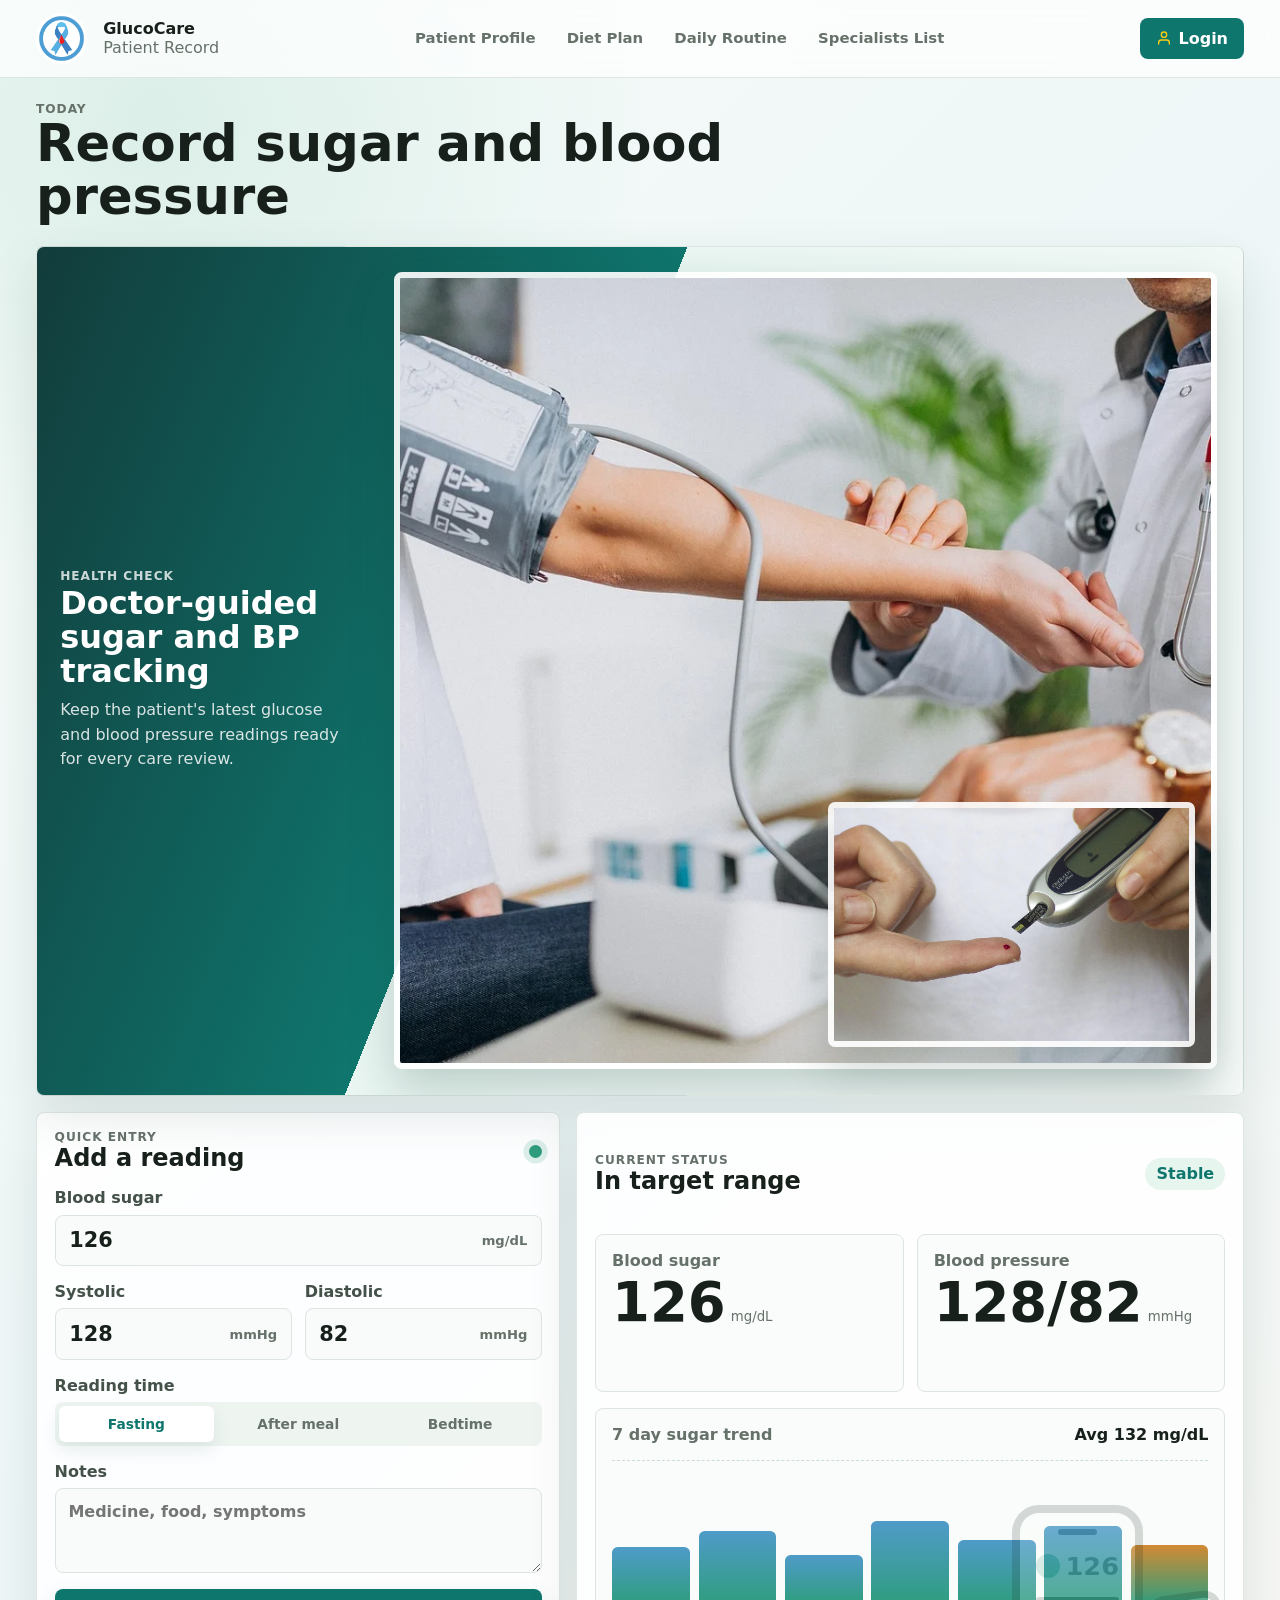
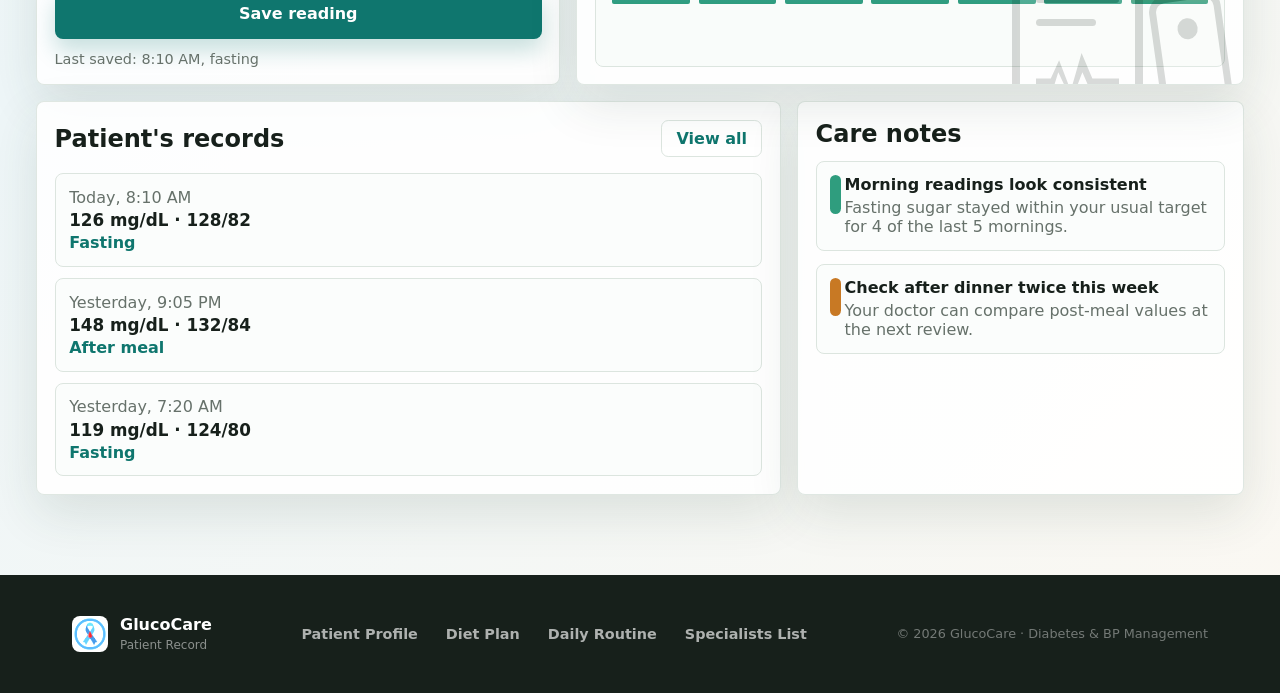
<file: index.html>
<!doctype html>
<html lang="en">

<head>
  <meta charset="utf-8" />
  <meta name="viewport" content="width=device-width, initial-scale=1" />
  <title>GlucoCare Patient Home</title>
  <link rel="stylesheet" href="./styles.css" />

</head>

<body>
  <main class="shell">
    <header class="site-header">
      <a href="./index.html" class="brand">
        <img src="./new images/diabetes-logo.png" alt="GlucoCare logo" />
        <div>
          <strong>GlucoCare</strong>
          <span>Patient Record</span>
        </div>
      </a>

      <nav class="nav-list" id="navMenu">
        <a href="./patient-profile.html">Patient Profile</a>
        <a href="./diet-plan.html">Diet Plan</a>
        <a href="./daily-routine.html">Daily Routine</a>
        <a href="./specialists-list.html">Specialists List</a>
      </nav>

      <button class="header-action" type="button"><svg class="login-icon" viewBox="0 0 24 24" width="16" height="16" fill="none" stroke="currentColor" stroke-width="2" stroke-linecap="round" stroke-linejoin="round"><path d="M20 21v-2a4 4 0 0 0-4-4H8a4 4 0 0 0-4 4v2"/><circle cx="12" cy="7" r="4"/></svg> Login</button>
      <button class="menu-toggle" id="menuToggle">
        ☰
      </button>


    </header>

    <section class="content">
      <header class="topbar">
        <div>
          <p class="eyebrow">Today</p>
          <h1>Record sugar and blood pressure</h1>
        </div>

      </header>

      <section class="hero-banner" aria-label="Care checkup banner">
        <div class="hero-copy">
          <p class="eyebrow">Health Check</p>
          <h2>Doctor-guided sugar and BP tracking</h2>
          <p>Keep the patient's latest glucose and blood pressure readings ready for every care review.</p>
        </div>
        <div class="hero-photos">
          <img class="hero-photo-main" src="./new images/blood-pressure-check.png"
            alt="Doctor checking a patient's blood pressure" />
          <img class="hero-photo-small" src="./new images/sugar-check.png" alt="Blood sugar check with glucose meter" />
        </div>
      </section>

      <section class="hero-grid" aria-label="Patient dashboard">
        <form class="entry-panel" id="readingForm">
          <div class="panel-heading">
            <div>
              <p class="eyebrow">Quick Entry</p>
              <h2>Add a reading</h2>
            </div>
            <span class="status-dot" aria-hidden="true"></span>
          </div>

          <label>
            Blood sugar
            <span class="input-wrap">
              <input id="sugar" name="sugar" type="number" min="40" max="500" value="126" required />
              <span>mg/dL</span>
            </span>
          </label>

          <div class="split">
            <label>
              Systolic
              <span class="input-wrap">
                <input id="systolic" name="systolic" type="number" min="70" max="240" value="128" required />
                <span>mmHg</span>
              </span>
            </label>
            <label>
              Diastolic
              <span class="input-wrap">
                <input id="diastolic" name="diastolic" type="number" min="40" max="150" value="82" required />
                <span>mmHg</span>
              </span>
            </label>
          </div>

          <fieldset>
            <legend>Reading time</legend>
            <div class="segmented">
              <label>
                <input type="radio" name="meal" value="Fasting" checked />
                <span>Fasting</span>
              </label>
              <label>
                <input type="radio" name="meal" value="After meal" />
                <span>After meal</span>
              </label>
              <label>
                <input type="radio" name="meal" value="Bedtime" />
                <span>Bedtime</span>
              </label>
            </div>
          </fieldset>

          <label>
            Notes
            <textarea id="notes" name="notes" rows="3" placeholder="Medicine, food, symptoms"></textarea>
          </label>

          <button class="primary-action" type="submit">Save reading</button>
          <p class="form-message" id="formMessage" role="status">Last saved: 8:10 AM, fasting</p>
        </form>

        <section class="summary-panel" aria-label="Health summary">
          <div class="summary-head">
            <div>
              <p class="eyebrow">Current Status</p>
              <h2 id="statusTitle">In target range</h2>
            </div>
            <span class="badge" id="riskBadge">Stable</span>
          </div>

          <div class="vitals">
            <article>
              <span>Blood sugar</span>
              <strong id="sugarStat">126</strong>
              <small>mg/dL</small>
            </article>
            <article>
              <span>Blood pressure</span>
              <strong id="bpStat">128/82</strong>
              <small>mmHg</small>
            </article>
          </div>

          <div class="chart-card" aria-label="Seven day sugar trend">
            <div class="chart-head">
              <span>7 day sugar trend</span>
              <strong>Avg 132 mg/dL</strong>
            </div>
            <div class="chart" aria-hidden="true">
              <span style="height: 45%"></span>
              <span style="height: 58%"></span>
              <span style="height: 39%"></span>
              <span style="height: 66%"></span>
              <span style="height: 51%"></span>
              <span style="height: 62%"></span>
              <span class="today" style="height: 47%"></span>
            </div>
          </div>

          <div class="device-visual" aria-hidden="true">
            <div class="phone">
              <div class="phone-top"></div>
              <div class="mini-row">
                <span></span>
                <strong>126</strong>
              </div>
              <div class="mini-line wide"></div>
              <div class="mini-line"></div>
              <div class="pulse"></div>
            </div>
            <div class="meter">
              <span></span>
            </div>
          </div>
        </section>
      </section>

      <section class="lower-grid">
        <section class="timeline" aria-label="Recent records">
          <div class="section-title">
            <h2>Patient's records</h2>
            <button type="button">View all</button>
          </div>
          <div class="records" id="records">
            <article>
              <time>Today, 8:10 AM</time>
              <strong>126 mg/dL · 128/82</strong>
              <span>Fasting</span>
            </article>
            <article>
              <time>Yesterday, 9:05 PM</time>
              <strong>148 mg/dL · 132/84</strong>
              <span>After meal</span>
            </article>
            <article>
              <time>Yesterday, 7:20 AM</time>
              <strong>119 mg/dL · 124/80</strong>
              <span>Fasting</span>
            </article>
          </div>
        </section>

        <section class="insights" aria-label="Health insights">
          <div class="section-title">
            <h2>Care notes</h2>
          </div>
          <article>
            <span class="note-mark green" aria-hidden="true"></span>
            <div>
              <strong>Morning readings look consistent</strong>
              <p>Fasting sugar stayed within your usual target for 4 of the last 5 mornings.</p>
            </div>
          </article>
          <article>
            <span class="note-mark amber" aria-hidden="true"></span>
            <div>
              <strong>Check after dinner twice this week</strong>
              <p>Your doctor can compare post-meal values at the next review.</p>
            </div>
          </article>
        </section>
      </section>
    </section>
  </main>
  <footer class="site-footer">
    <div class="footer-inner">
      <a href="./index.html" class="footer-brand">
        <img src="./new images/diabetes-logo.png" alt="GlucoCare logo" />
        <div>
          <strong>GlucoCare</strong>
          <span>Patient Record</span>
        </div>
      </a>
      <nav class="footer-nav">
        <a href="./patient-profile.html">Patient Profile</a>
        <a href="./diet-plan.html">Diet Plan</a>
        <a href="./daily-routine.html">Daily Routine</a>
        <a href="./specialists-list.html">Specialists List</a>
      </nav>
      <p class="footer-copy">© 2026 GlucoCare · Diabetes &amp; BP Management</p>
    </div>
  </footer>


<script src="./script.js"></script>
</body>

</html>
</file>
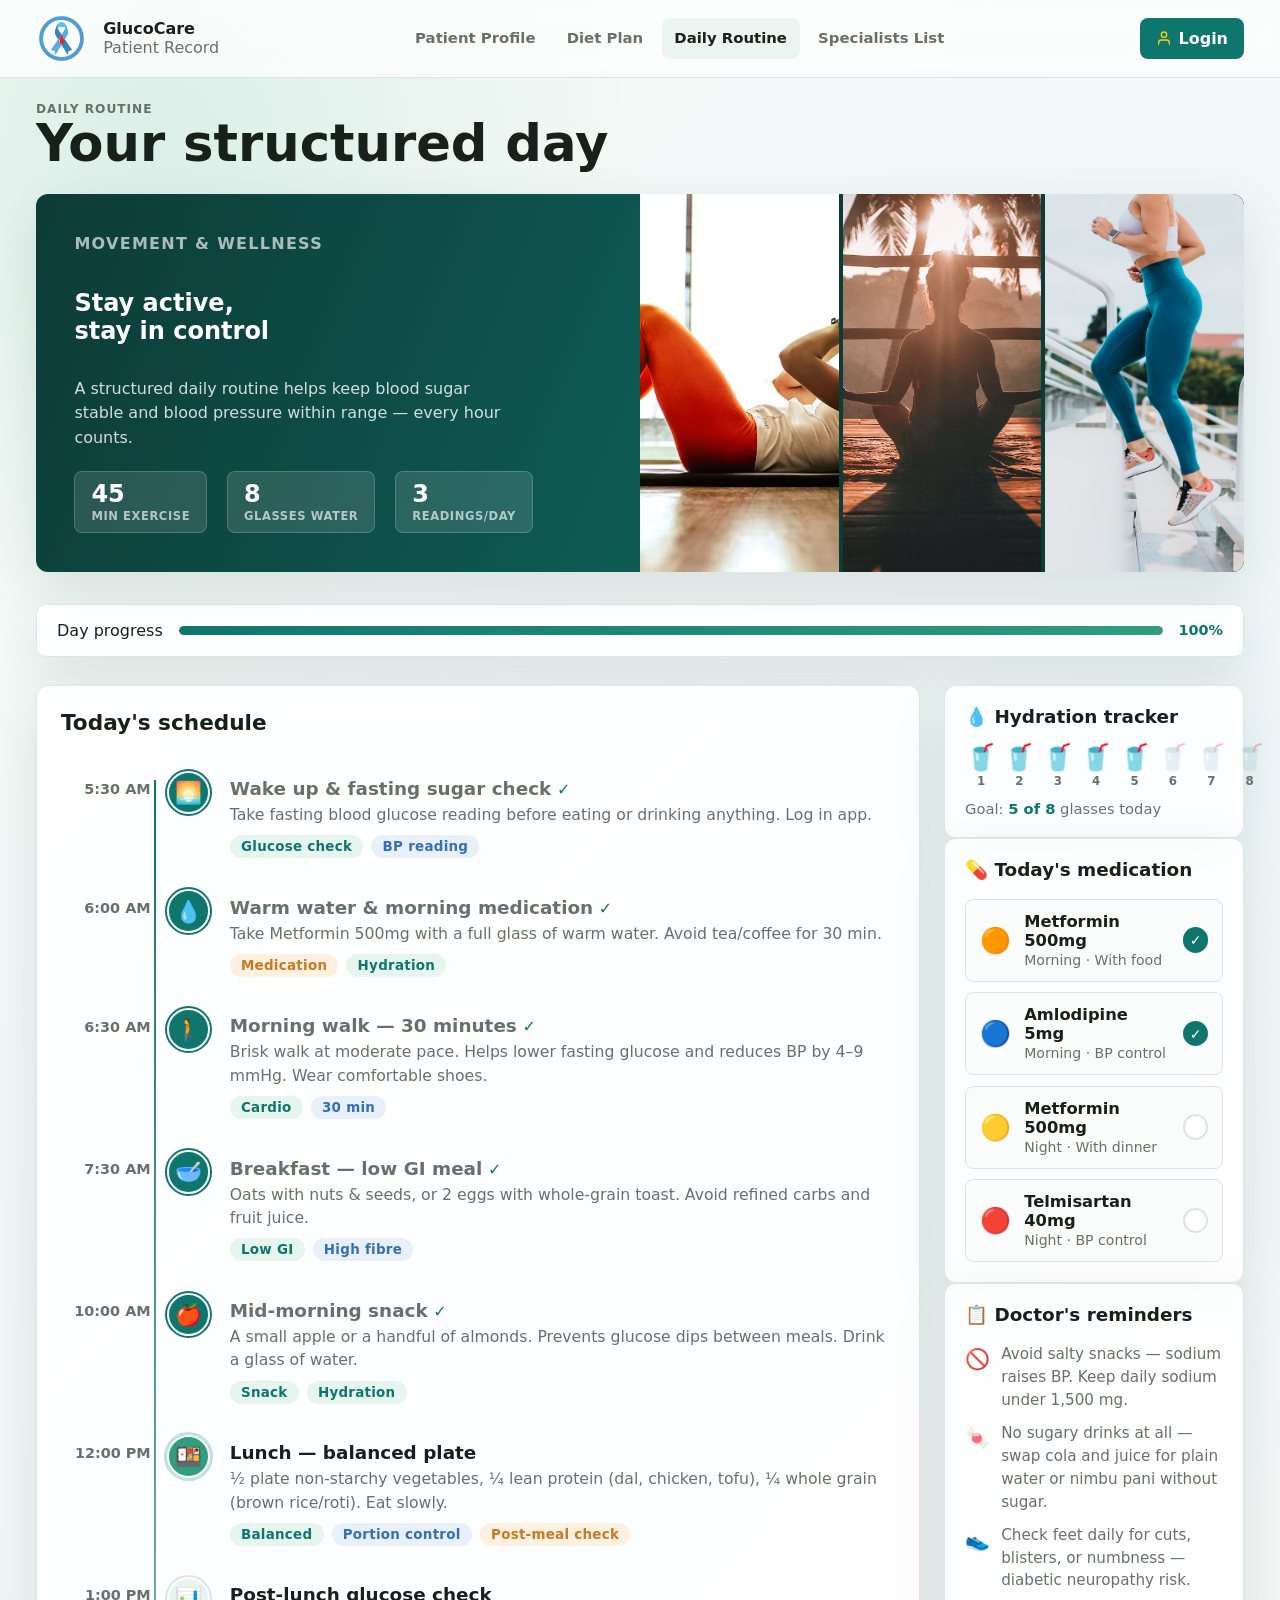
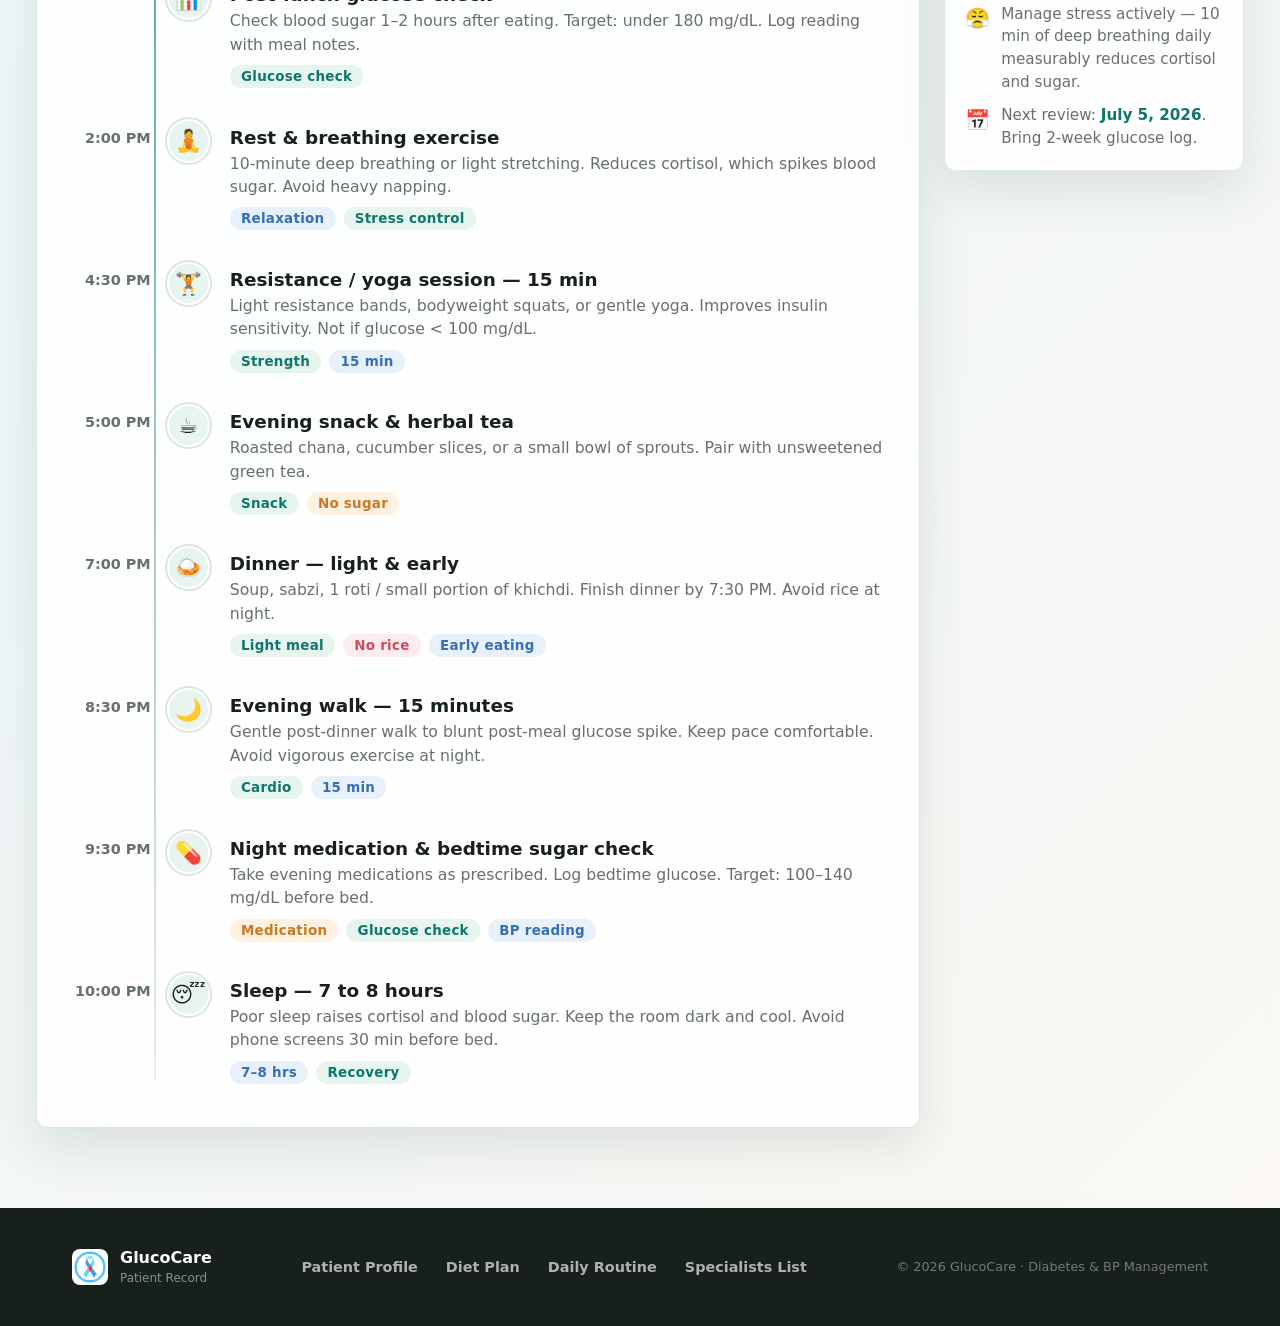
<file: daily-routine.html>
<!doctype html>
<html lang="en">

<head>
  <meta charset="utf-8" />
  <meta name="viewport" content="width=device-width, initial-scale=1" />
  <title>Daily Routine – GlucoCare</title>
  <link rel="stylesheet" href="./styles.css" />

</head>

<body>
  <main class="shell">
    <header class="site-header">
      <a href="./index.html" class="brand">
        <img src="./new images/diabetes-logo.png" alt="GlucoCare logo" />
        <div>
          <strong>GlucoCare</strong>
          <span>Patient Record</span>
        </div>
      </a>

      <nav class="nav-list" id="navMenu">
        <a href="./patient-profile.html">Patient Profile</a>
        <a href="./diet-plan.html">Diet Plan</a>
        <a href="./daily-routine.html" class="active">Daily Routine</a>
        <a href="./specialists-list.html">Specialists List</a>
      </nav>

      <button class="header-action" type="button"><svg class="login-icon" viewBox="0 0 24 24" width="16" height="16" fill="none" stroke="currentColor" stroke-width="2" stroke-linecap="round" stroke-linejoin="round"><path d="M20 21v-2a4 4 0 0 0-4-4H8a4 4 0 0 0-4 4v2"/><circle cx="12" cy="7" r="4"/></svg> Login</button>
      <button class="menu-toggle" id="menuToggle">
        ☰
      </button>
    </header>



    <!-- ── Page content ─────────────────────────────────────────── -->
    <section class="content">

      <!-- Topbar -->
      <header class="topbar">
        <div>
          <p class="eyebrow">Daily Routine</p>
          <h1>Your structured day</h1>
        </div>
      </header>

      <!-- Banner -->
      <div class="routine-banner">
        <div class="banner-copy">
          <p class="eyebrow">Movement &amp; Wellness</p>
          <h1>Stay active,<br>stay in control</h1>
          <p>A structured daily routine helps keep blood sugar stable and blood pressure within range — every hour
            counts.</p>
          <div class="banner-stats">
            <div class="bstat">
              <strong>45</strong>
              <span>Min exercise</span>
            </div>
            <div class="bstat">
              <strong>8</strong>
              <span>Glasses water</span>
            </div>
            <div class="bstat">
              <strong>3</strong>
              <span>Readings/day</span>
            </div>
          </div>
        </div>
        <div class="banner-photos">
          <img src="./new images/girl_workout.avif"    alt="A girl doing morning exercise indoors" />
          <img src="./new images/girl_yogapose.avif"   alt="A girl doing pranayam" />
          <img src="./new images/upstairing_girl.avif" alt="A girl is climbing stairs" />
        </div>
      </div>

      <!-- Day progress -->
      <div class="day-progress">
        <span class="label">Day progress</span>
        <div class="prog-track">
          <div class="prog-fill" id="progFill"></div>
        </div>
        <span class="prog-pct" id="progPct">42%</span>
      </div>

      <!-- Main layout -->
      <div class="routine-layout">

        <!-- Timeline -->
        <div class="timeline-wrap">
          <h2>Today's schedule</h2>
          <div class="tl-list">

            <!-- 5:30 AM -->
            <div class="tl-item done-item">
              <span class="tl-time">5:30 AM</span>
              <div class="tl-dot-wrap">
                <div class="tl-dot done">🌅</div>
              </div>
              <div class="tl-body">
                <h3>Wake up &amp; fasting sugar check</h3>
                <p>Take fasting blood glucose reading before eating or drinking anything. Log in app.</p>
                <div class="tl-tags">
                  <span class="tl-tag green">Glucose check</span>
                  <span class="tl-tag blue">BP reading</span>
                </div>
              </div>
            </div>

            <!-- 6:00 AM -->
            <div class="tl-item done-item">
              <span class="tl-time">6:00 AM</span>
              <div class="tl-dot-wrap">
                <div class="tl-dot done">💧</div>
              </div>
              <div class="tl-body">
                <h3>Warm water &amp; morning medication</h3>
                <p>Take Metformin 500mg with a full glass of warm water. Avoid tea/coffee for 30 min.</p>
                <div class="tl-tags">
                  <span class="tl-tag amber">Medication</span>
                  <span class="tl-tag green">Hydration</span>
                </div>
              </div>
            </div>

            <!-- 6:30 AM -->
            <div class="tl-item done-item">
              <span class="tl-time">6:30 AM</span>
              <div class="tl-dot-wrap">
                <div class="tl-dot done">🚶</div>
              </div>
              <div class="tl-body">
                <h3>Morning walk — 30 minutes</h3>
                <p>Brisk walk at moderate pace. Helps lower fasting glucose and reduces BP by 4–9 mmHg. Wear comfortable
                  shoes.</p>
                <div class="tl-tags">
                  <span class="tl-tag green">Cardio</span>
                  <span class="tl-tag blue">30 min</span>
                </div>
              </div>
            </div>

            <!-- 7:30 AM -->
            <div class="tl-item done-item">
              <span class="tl-time">7:30 AM</span>
              <div class="tl-dot-wrap">
                <div class="tl-dot done">🥣</div>
              </div>
              <div class="tl-body">
                <h3>Breakfast — low GI meal</h3>
                <p>Oats with nuts &amp; seeds, or 2 eggs with whole-grain toast. Avoid refined carbs and fruit juice.
                </p>
                <div class="tl-tags">
                  <span class="tl-tag green">Low GI</span>
                  <span class="tl-tag blue">High fibre</span>
                </div>
              </div>
            </div>

            <!-- 10:00 AM -->
            <div class="tl-item done-item">
              <span class="tl-time">10:00 AM</span>
              <div class="tl-dot-wrap">
                <div class="tl-dot done">🍎</div>
              </div>
              <div class="tl-body">
                <h3>Mid-morning snack</h3>
                <p>A small apple or a handful of almonds. Prevents glucose dips between meals. Drink a glass of water.
                </p>
                <div class="tl-tags">
                  <span class="tl-tag green">Snack</span>
                  <span class="tl-tag green">Hydration</span>
                </div>
              </div>
            </div>

            <!-- 12:00 PM — ACTIVE NOW -->
            <div class="tl-item" id="activeItem">
              <span class="tl-time">12:00 PM</span>
              <div class="tl-dot-wrap">
                <div class="tl-dot active">🍱</div>
              </div>
              <div class="tl-body">
                <h3>Lunch — balanced plate</h3>
                <p>½ plate non-starchy vegetables, ¼ lean protein (dal, chicken, tofu), ¼ whole grain (brown rice/roti).
                  Eat slowly.</p>
                <div class="tl-tags">
                  <span class="tl-tag green">Balanced</span>
                  <span class="tl-tag blue">Portion control</span>
                  <span class="tl-tag amber">Post-meal check</span>
                </div>
              </div>
            </div>

            <!-- 1:00 PM -->
            <div class="tl-item">
              <span class="tl-time">1:00 PM</span>
              <div class="tl-dot-wrap">
                <div class="tl-dot upcoming">📊</div>
              </div>
              <div class="tl-body">
                <h3>Post-lunch glucose check</h3>
                <p>Check blood sugar 1–2 hours after eating. Target: under 180 mg/dL. Log reading with meal notes.</p>
                <div class="tl-tags">
                  <span class="tl-tag green">Glucose check</span>
                </div>
              </div>
            </div>

            <!-- 2:00 PM -->
            <div class="tl-item">
              <span class="tl-time">2:00 PM</span>
              <div class="tl-dot-wrap">
                <div class="tl-dot upcoming">🧘</div>
              </div>
              <div class="tl-body">
                <h3>Rest &amp; breathing exercise</h3>
                <p>10-minute deep breathing or light stretching. Reduces cortisol, which spikes blood sugar. Avoid heavy
                  napping.</p>
                <div class="tl-tags">
                  <span class="tl-tag blue">Relaxation</span>
                  <span class="tl-tag green">Stress control</span>
                </div>
              </div>
            </div>

            <!-- 4:30 PM -->
            <div class="tl-item">
              <span class="tl-time">4:30 PM</span>
              <div class="tl-dot-wrap">
                <div class="tl-dot upcoming">🏋️</div>
              </div>
              <div class="tl-body">
                <h3>Resistance / yoga session — 15 min</h3>
                <p>Light resistance bands, bodyweight squats, or gentle yoga. Improves insulin sensitivity. Not if
                  glucose &lt; 100 mg/dL.</p>
                <div class="tl-tags">
                  <span class="tl-tag green">Strength</span>
                  <span class="tl-tag blue">15 min</span>
                </div>
              </div>
            </div>

            <!-- 5:00 PM -->
            <div class="tl-item">
              <span class="tl-time">5:00 PM</span>
              <div class="tl-dot-wrap">
                <div class="tl-dot upcoming">☕</div>
              </div>
              <div class="tl-body">
                <h3>Evening snack &amp; herbal tea</h3>
                <p>Roasted chana, cucumber slices, or a small bowl of sprouts. Pair with unsweetened green tea.</p>
                <div class="tl-tags">
                  <span class="tl-tag green">Snack</span>
                  <span class="tl-tag amber">No sugar</span>
                </div>
              </div>
            </div>

            <!-- 7:00 PM -->
            <div class="tl-item">
              <span class="tl-time">7:00 PM</span>
              <div class="tl-dot-wrap">
                <div class="tl-dot upcoming">🍛</div>
              </div>
              <div class="tl-body">
                <h3>Dinner — light &amp; early</h3>
                <p>Soup, sabzi, 1 roti / small portion of khichdi. Finish dinner by 7:30 PM. Avoid rice at night.</p>
                <div class="tl-tags">
                  <span class="tl-tag green">Light meal</span>
                  <span class="tl-tag rose">No rice</span>
                  <span class="tl-tag blue">Early eating</span>
                </div>
              </div>
            </div>

            <!-- 8:30 PM -->
            <div class="tl-item">
              <span class="tl-time">8:30 PM</span>
              <div class="tl-dot-wrap">
                <div class="tl-dot upcoming">🌙</div>
              </div>
              <div class="tl-body">
                <h3>Evening walk — 15 minutes</h3>
                <p>Gentle post-dinner walk to blunt post-meal glucose spike. Keep pace comfortable. Avoid vigorous
                  exercise at night.</p>
                <div class="tl-tags">
                  <span class="tl-tag green">Cardio</span>
                  <span class="tl-tag blue">15 min</span>
                </div>
              </div>
            </div>

            <!-- 9:30 PM -->
            <div class="tl-item">
              <span class="tl-time">9:30 PM</span>
              <div class="tl-dot-wrap">
                <div class="tl-dot upcoming">💊</div>
              </div>
              <div class="tl-body">
                <h3>Night medication &amp; bedtime sugar check</h3>
                <p>Take evening medications as prescribed. Log bedtime glucose. Target: 100–140 mg/dL before bed.</p>
                <div class="tl-tags">
                  <span class="tl-tag amber">Medication</span>
                  <span class="tl-tag green">Glucose check</span>
                  <span class="tl-tag blue">BP reading</span>
                </div>
              </div>
            </div>

            <!-- 10:00 PM -->
            <div class="tl-item">
              <span class="tl-time">10:00 PM</span>
              <div class="tl-dot-wrap">
                <div class="tl-dot upcoming">😴</div>
              </div>
              <div class="tl-body">
                <h3>Sleep — 7 to 8 hours</h3>
                <p>Poor sleep raises cortisol and blood sugar. Keep the room dark and cool. Avoid phone screens 30 min
                  before bed.</p>
                <div class="tl-tags">
                  <span class="tl-tag blue">7–8 hrs</span>
                  <span class="tl-tag green">Recovery</span>
                </div>
              </div>
            </div>

          </div><!-- /.tl-list -->
        </div><!-- /.timeline-wrap -->

        <!-- Sidebar -->
        <aside class="sidebar">

          <!-- Hydration tracker -->
          <div class="side-card">
            <h3>💧 Hydration tracker</h3>
            <div class="water-grid" id="waterGrid">
              <!-- filled by JS -->
            </div>
            <p class="water-note">Goal: <strong id="waterCount">5 of 8</strong> glasses today</p>
          </div>

          <!-- Medication -->
          <div class="side-card">
            <h3>💊 Today's medication</h3>
            <div class="med-list">
              <div class="med-item">
                <span class="med-icon">🟠</span>
                <div class="med-info">
                  <strong>Metformin 500mg</strong>
                  <span>Morning · With food</span>
                </div>
                <div class="med-check taken" title="Taken">✓</div>
              </div>
              <div class="med-item">
                <span class="med-icon">🔵</span>
                <div class="med-info">
                  <strong>Amlodipine 5mg</strong>
                  <span>Morning · BP control</span>
                </div>
                <div class="med-check taken" title="Taken">✓</div>
              </div>
              <div class="med-item">
                <span class="med-icon">🟡</span>
                <div class="med-info">
                  <strong>Metformin 500mg</strong>
                  <span>Night · With dinner</span>
                </div>
                <div class="med-check" id="nightMed" title="Mark taken"></div>
              </div>
              <div class="med-item">
                <span class="med-icon">🔴</span>
                <div class="med-info">
                  <strong>Telmisartan 40mg</strong>
                  <span>Night · BP control</span>
                </div>
                <div class="med-check" id="nightBP" title="Mark taken"></div>
              </div>
            </div>
          </div>

          <!-- Doctor's tips -->
          <div class="side-card">
            <h3>📋 Doctor's reminders</h3>
            <div class="tip-list">
              <div class="tip-item">
                <span class="tip-icon">🚫</span>
                <span>Avoid salty snacks — sodium raises BP. Keep daily sodium under 1,500 mg.</span>
              </div>
              <div class="tip-item">
                <span class="tip-icon">🍬</span>
                <span>No sugary drinks at all — swap cola and juice for plain water or nimbu pani without sugar.</span>
              </div>
              <div class="tip-item">
                <span class="tip-icon">👟</span>
                <span>Check feet daily for cuts, blisters, or numbness — diabetic neuropathy risk.</span>
              </div>
              <div class="tip-item">
                <span class="tip-icon">😤</span>
                <span>Manage stress actively — 10 min of deep breathing daily measurably reduces cortisol and
                  sugar.</span>
              </div>
              <div class="tip-item">
                <span class="tip-icon">📅</span>
                <span>Next review: <strong style="color:var(--teal)">July 5, 2026</strong>. Bring 2-week glucose
                  log.</span>
              </div>
            </div>
          </div>

        </aside>
      </div><!-- /.routine-layout -->
    </section><!-- /.content -->
  </main>

  <!-- Footer -->
  <footer class="site-footer">
    <div class="footer-inner">
      <a href="./index.html" class="footer-brand">
        <img src="./new images/diabetes-logo.png" alt="GlucoCare logo" />
        <div>
          <strong>GlucoCare</strong>
          <span>Patient Record</span>
        </div>
      </a>
      <nav class="footer-nav">
        <a href="./patient-profile.html">Patient Profile</a>
        <a href="./diet-plan.html">Diet Plan</a>
        <a href="./daily-routine.html" class="active">Daily Routine</a>
        <a href="./specialists-list.html">Specialists List</a>
      </nav>
      <p class="footer-copy">© 2026 GlucoCare · Diabetes &amp; BP Management</p>
    </div>
  </footer>



<script src="./script.js"></script>
</body>

</html>
</file>
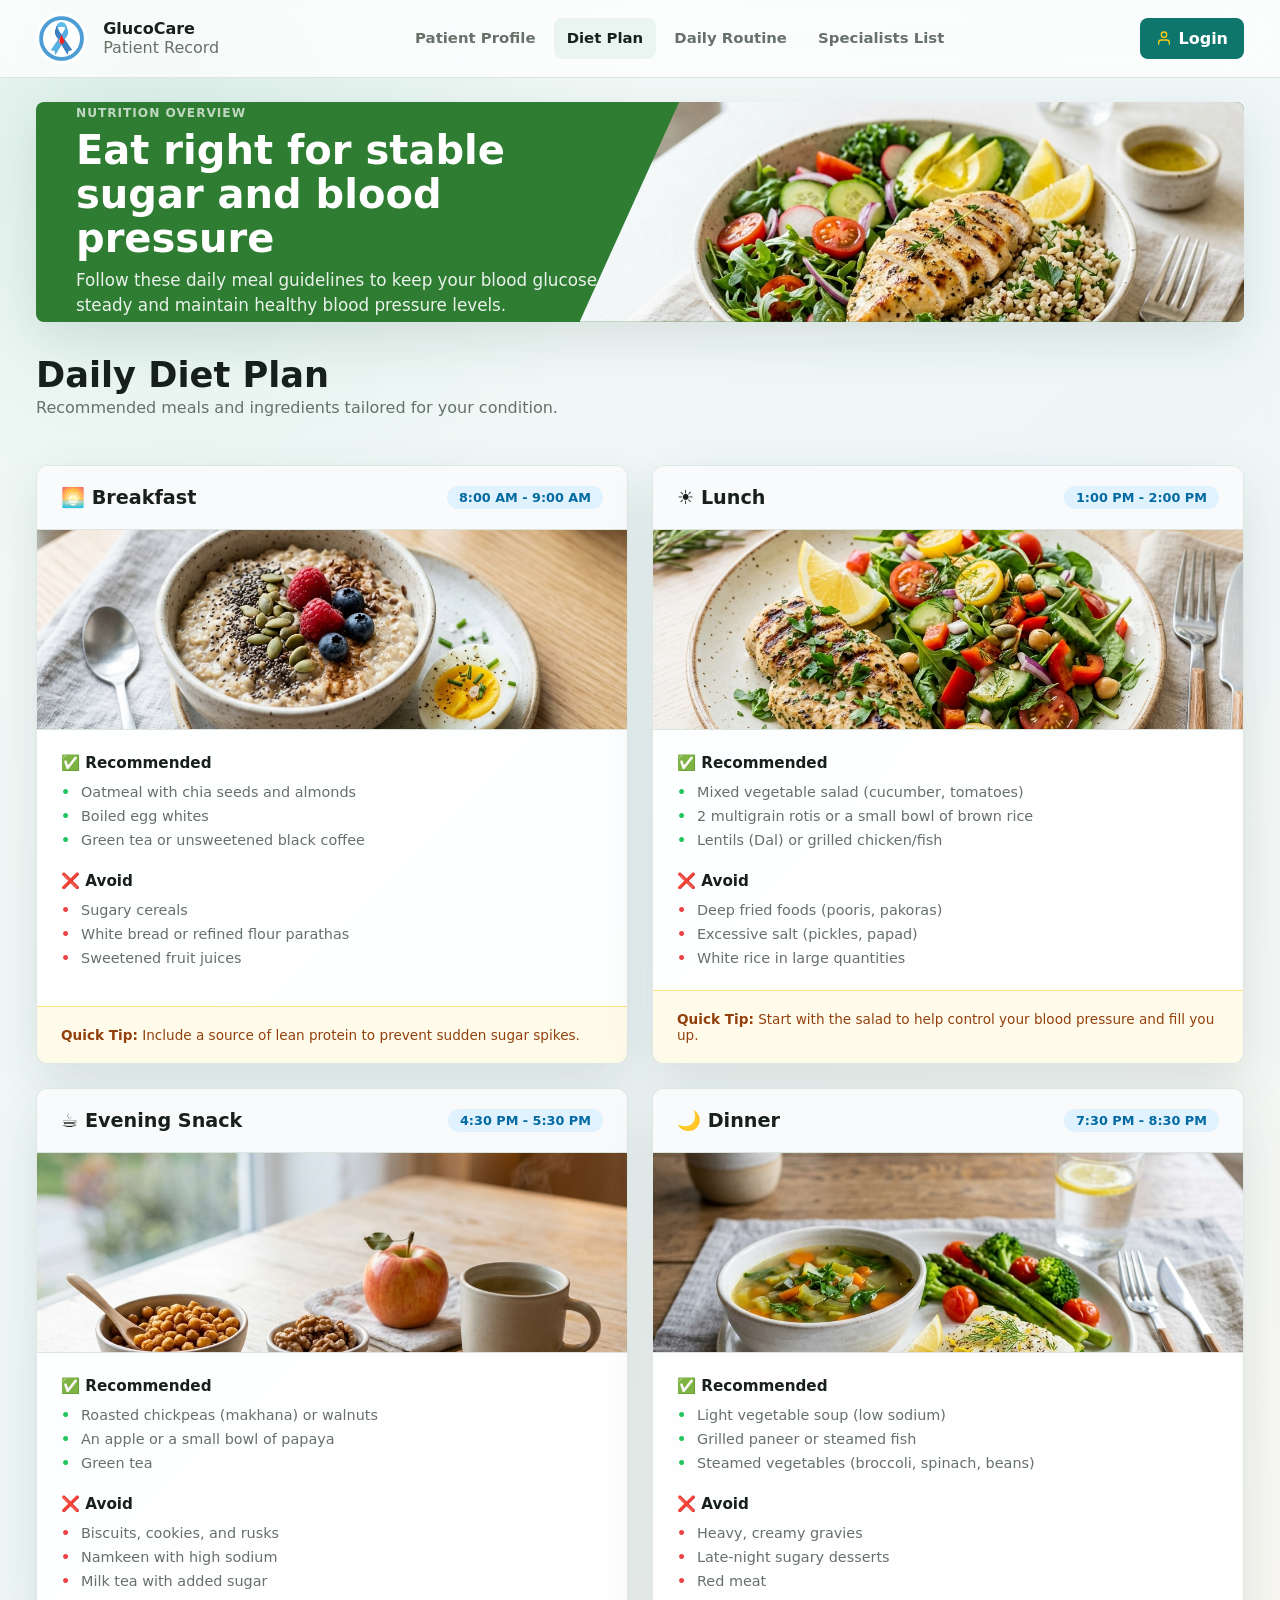
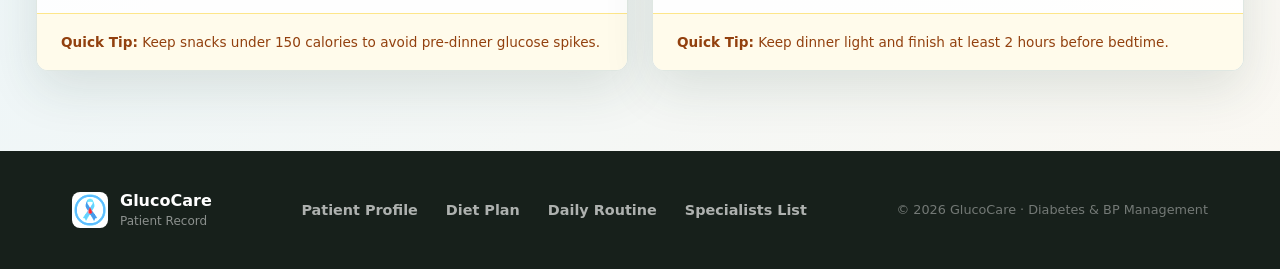
<file: diet-plan.html>
<!doctype html>
<html lang="en">

<head>
  <meta charset="utf-8" />
  <meta name="viewport" content="width=device-width, initial-scale=1" />
  <title>GlucoCare - Diet Plan</title>
  <link rel="stylesheet" href="./styles.css" />

</head>

<body>
  <main class="shell">
    <header class="site-header">
      <a href="./index.html" class="brand">
        <img src="./new images/diabetes-logo.png" alt="GlucoCare logo" />
        <div>
          <strong>GlucoCare</strong>
          <span>Patient Record</span>
        </div>
      </a>

      <nav class="nav-list" id="navMenu">
        <a href="./patient-profile.html">Patient Profile</a>
        <a href="./diet-plan.html" class="active">Diet Plan</a>
        <a href="./daily-routine.html">Daily Routine</a>
        <a href="./specialists-list.html">Specialists List</a>
      </nav>

      <button class="header-action" type="button"><svg class="login-icon" viewBox="0 0 24 24" width="16" height="16" fill="none" stroke="currentColor" stroke-width="2" stroke-linecap="round" stroke-linejoin="round"><path d="M20 21v-2a4 4 0 0 0-4-4H8a4 4 0 0 0-4 4v2"/><circle cx="12" cy="7" r="4"/></svg> Login</button>
      <button class="menu-toggle" id="menuToggle">
        ☰
      </button>
    </header>

    <section class="content">
      <!-- Diet Overview Banner -->
      <section class="care-banner diet-banner">
        <div class="care-banner-copy">
          <p class="eyebrow">Nutrition Overview</p>
          <h2>Eat right for stable sugar and blood pressure</h2>
          <p>Follow these daily meal guidelines to keep your blood glucose steady and maintain healthy blood pressure levels.</p>
        </div>
        <img src="./new images/healthy_diet_banner.png" alt="Healthy Diet" class="care-banner-img" />
      </section>

      <header class="profiles-topbar">
        <div>
          <h1>Daily Diet Plan</h1>
          <p class="subtitle">Recommended meals and ingredients tailored for your condition.</p>
        </div>
      </header>

      <!-- Diet Grid -->
      <div class="diet-grid">
        
        <!-- Breakfast -->
        <article class="diet-card">
          <div class="diet-card-header">
            <h3>🌅 Breakfast</h3>
            <span class="macro-badge">8:00 AM - 9:00 AM</span>
          </div>
          <img src="./new images/diet_breakfast.png" alt="Healthy Breakfast" class="meal-img" />
          <div class="diet-content">
            <div class="food-section recommended">
              <h4>✅ Recommended</h4>
              <ul class="food-list">
                <li>Oatmeal with chia seeds and almonds</li>
                <li>Boiled egg whites</li>
                <li>Green tea or unsweetened black coffee</li>
              </ul>
            </div>
            <div class="food-section avoid">
              <h4>❌ Avoid</h4>
              <ul class="food-list">
                <li>Sugary cereals</li>
                <li>White bread or refined flour parathas</li>
                <li>Sweetened fruit juices</li>
              </ul>
            </div>
          </div>
          <div class="diet-tip">
            <strong>Quick Tip:</strong> Include a source of lean protein to prevent sudden sugar spikes.
          </div>
        </article>

        <!-- Lunch -->
        <article class="diet-card">
          <div class="diet-card-header">
            <h3>☀️ Lunch</h3>
            <span class="macro-badge">1:00 PM - 2:00 PM</span>
          </div>
          <img src="./new images/diet_lunch.png" alt="Healthy Lunch" class="meal-img" />
          <div class="diet-content">
            <div class="food-section recommended">
              <h4>✅ Recommended</h4>
              <ul class="food-list">
                <li>Mixed vegetable salad (cucumber, tomatoes)</li>
                <li>2 multigrain rotis or a small bowl of brown rice</li>
                <li>Lentils (Dal) or grilled chicken/fish</li>
              </ul>
            </div>
            <div class="food-section avoid">
              <h4>❌ Avoid</h4>
              <ul class="food-list">
                <li>Deep fried foods (pooris, pakoras)</li>
                <li>Excessive salt (pickles, papad)</li>
                <li>White rice in large quantities</li>
              </ul>
            </div>
          </div>
          <div class="diet-tip">
            <strong>Quick Tip:</strong> Start with the salad to help control your blood pressure and fill you up.
          </div>
        </article>

        <!-- Evening Snack -->
        <article class="diet-card">
          <div class="diet-card-header">
            <h3>☕ Evening Snack</h3>
            <span class="macro-badge">4:30 PM - 5:30 PM</span>
          </div>
          <img src="./new images/diet_snack.png" alt="Healthy Evening Snack" class="meal-img" />
          <div class="diet-content">
            <div class="food-section recommended">
              <h4>✅ Recommended</h4>
              <ul class="food-list">
                <li>Roasted chickpeas (makhana) or walnuts</li>
                <li>An apple or a small bowl of papaya</li>
                <li>Green tea</li>
              </ul>
            </div>
            <div class="food-section avoid">
              <h4>❌ Avoid</h4>
              <ul class="food-list">
                <li>Biscuits, cookies, and rusks</li>
                <li>Namkeen with high sodium</li>
                <li>Milk tea with added sugar</li>
              </ul>
            </div>
          </div>
          <div class="diet-tip">
            <strong>Quick Tip:</strong> Keep snacks under 150 calories to avoid pre-dinner glucose spikes.
          </div>
        </article>

        <!-- Dinner -->
        <article class="diet-card">
          <div class="diet-card-header">
            <h3>🌙 Dinner</h3>
            <span class="macro-badge">7:30 PM - 8:30 PM</span>
          </div>
          <img src="./new images/diet_dinner.png" alt="Healthy Dinner" class="meal-img" />
          <div class="diet-content">
            <div class="food-section recommended">
              <h4>✅ Recommended</h4>
              <ul class="food-list">
                <li>Light vegetable soup (low sodium)</li>
                <li>Grilled paneer or steamed fish</li>
                <li>Steamed vegetables (broccoli, spinach, beans)</li>
              </ul>
            </div>
            <div class="food-section avoid">
              <h4>❌ Avoid</h4>
              <ul class="food-list">
                <li>Heavy, creamy gravies</li>
                <li>Late-night sugary desserts</li>
                <li>Red meat</li>
              </ul>
            </div>
          </div>
          <div class="diet-tip">
            <strong>Quick Tip:</strong> Keep dinner light and finish at least 2 hours before bedtime.
          </div>
        </article>
      </div>

    </section>
    <footer class="site-footer">
      <div class="footer-inner">
        <a href="./index.html" class="footer-brand">
          <img src="./new images/diabetes-logo.png" alt="GlucoCare logo" />
          <div>
            <strong>GlucoCare</strong>
            <span>Patient Record</span>
          </div>
        </a>
        <nav class="footer-nav">
          <a href="./patient-profile.html">Patient Profile</a>
          <a href="./diet-plan.html">Diet Plan</a>
          <a href="./daily-routine.html">Daily Routine</a>
          <a href="./specialists-list.html">Specialists List</a>
        </nav>
        <p class="footer-copy">© 2026 GlucoCare · Diabetes &amp; BP Management</p>
      </div>
    </footer>
  </main>
<script src="./script.js"></script>
</body>
</html>
</file>
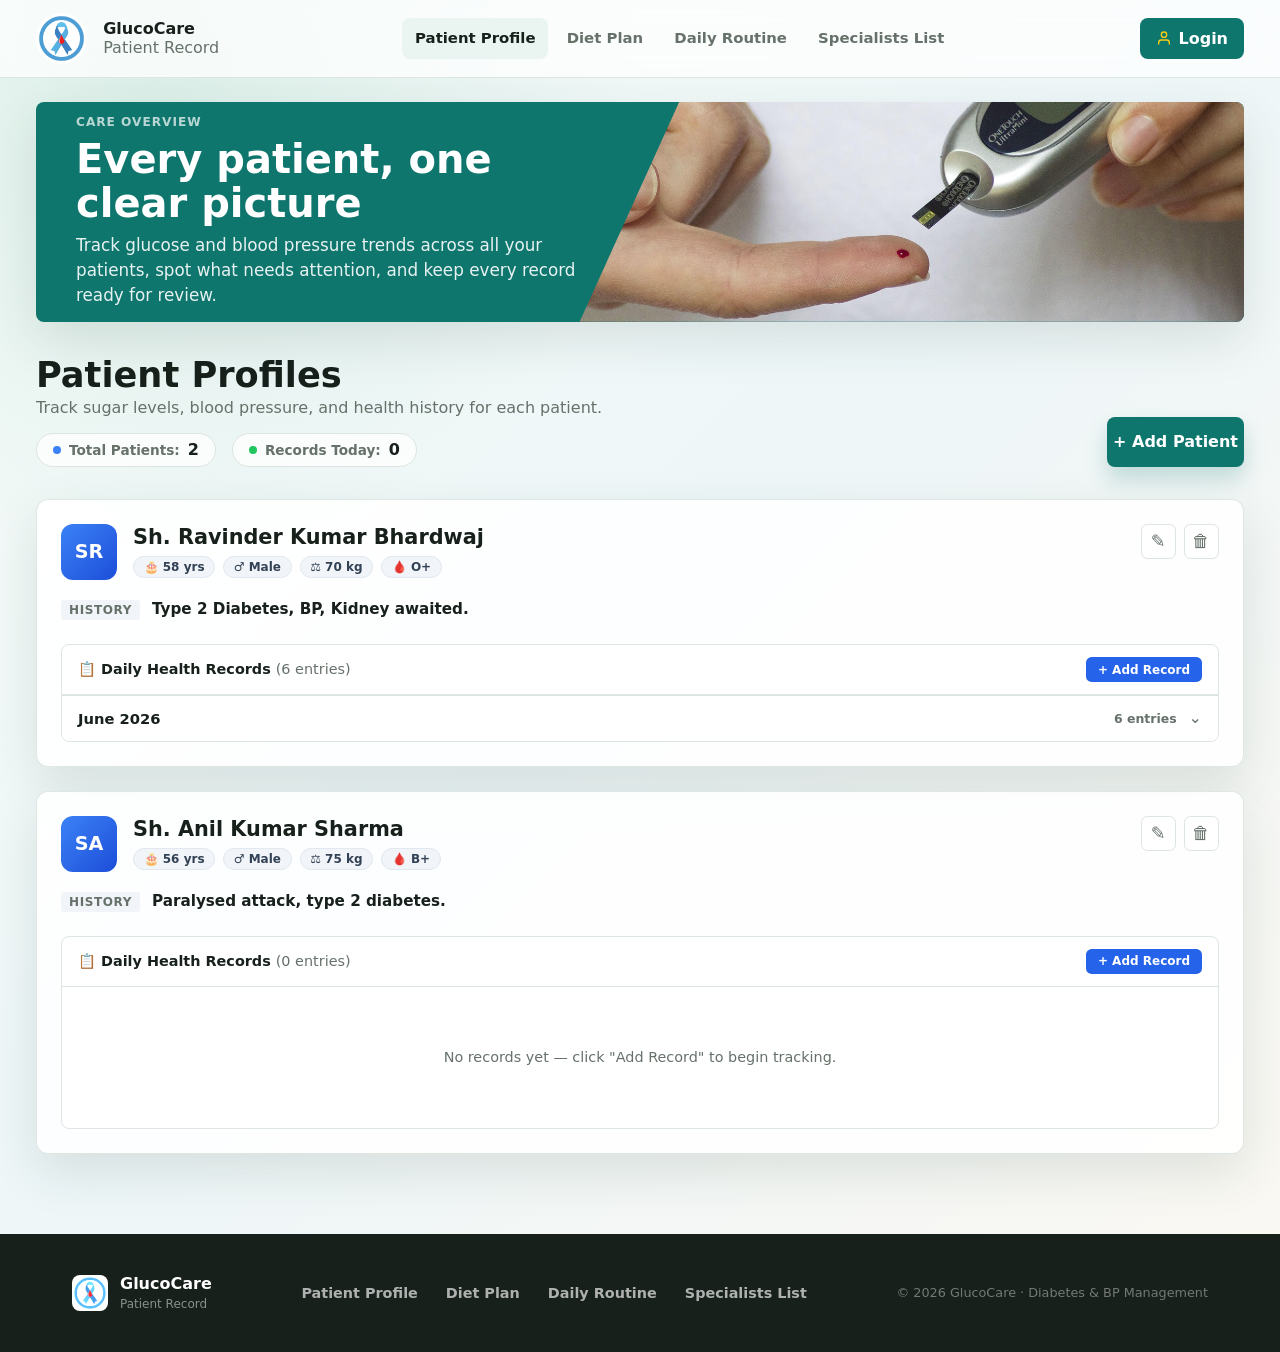
<file: patient-profile.html>
<!doctype html>
<html lang="en">

<head>
    <meta charset="utf-8" />
    <meta name="viewport" content="width=device-width, initial-scale=1" />
    <title>GlucoCare Patient Home</title>
    <link rel="stylesheet" href="./styles.css" />
    
</head>
<body>
  <main class="shell">
    <header class="site-header">
      <a href="./index.html" class="brand">
        <img src="./new images/diabetes-logo.png" alt="GlucoCare logo" />
        <div>
          <strong>GlucoCare</strong>
          <span>Patient Record</span>
        </div>
      </a>

      <nav class="nav-list" id="navMenu">
        <a href="./patient-profile.html" class="active">Patient Profile</a>
        <a href="./diet-plan.html">Diet Plan</a>
        <a href="./daily-routine.html">Daily Routine</a>
        <a href="./specialists-list.html">Specialists List</a>
      </nav>

      <button class="header-action" type="button"><svg class="login-icon" viewBox="0 0 24 24" width="16" height="16" fill="none" stroke="currentColor" stroke-width="2" stroke-linecap="round" stroke-linejoin="round"><path d="M20 21v-2a4 4 0 0 0-4-4H8a4 4 0 0 0-4 4v2"/><circle cx="12" cy="7" r="4"/></svg> Login</button>
      <button class="menu-toggle" id="menuToggle">
        ☰
      </button>
    </header>

    <section class="content">
      <!-- Care Overview Banner -->
      <section class="care-banner">
        <div class="care-banner-copy">
          <p class="eyebrow">Care Overview</p>
          <h2>Every patient, one clear picture</h2>
          <p>Track glucose and blood pressure trends across all your patients, spot what needs attention, and keep every record ready for review.</p>
        </div>
        <img src="./new images/sugar-check.png" alt="Checking blood sugar" class="care-banner-img" />
      </section>

      <!-- Patient Profiles Header & Stats -->
      <header class="profiles-topbar">
        <div>
          <h1>Patient Profiles</h1>
          <p class="subtitle">Track sugar levels, blood pressure, and health history for each patient.</p>
          
          <div class="stats-row">
            <span class="stat-pill"><span class="dot blue"></span>Total Patients: <strong>2</strong></span>
            <span class="stat-pill"><span class="dot green"></span>Records Today: <strong>1</strong></span>
          </div>
        </div>
        <button class="primary-action add-patient-btn">+ Add Patient</button>
      </header>

      <!-- Profiles Grid -->
      <div class="multi-profile-grid">
        
        <!-- Patient 1: Ravinder -->
        <article class="multi-profile-card">
          <header class="card-header">
            <div class="patient-identity">
              <span class="avatar blue">SR</span>
              <div class="patient-name">
                <strong>Sh. Ravinder Kumar Bhardwaj</strong>
                <div class="badges-row">
                  <span class="info-badge">🎂 58 yrs</span>
                  <span class="info-badge">♂ Male</span>
                  <span class="info-badge">⚖ 70 kg</span>
                  <span class="info-badge">🩸 O+</span>
                </div>
              </div>
            </div>
            <div class="card-actions">
              <button class="icon-btn edit" title="Edit">✎</button>
              <button class="icon-btn delete" title="Delete">🗑</button>
            </div>
          </header>
          
          <div class="patient-history">
            <span class="history-label">HISTORY</span>
            <p>Type 2 Diabetes, BP, Kidney awaited.</p>
          </div>

          <div class="records-section">
            <div class="records-header">
              <h3>📋 Daily Health Records <span>(6 entries)</span></h3>
              <button class="small-action-btn add-record-btn">+ Add Record</button>
            </div>
            <table class="records-table">
              <thead>
                <tr>
                  <th>DATE</th>
                  <th>🩸 SUGAR (MG/DL)</th>
                  <th>♥ BLOOD PRESSURE (MMHG)</th>
                  <th>❤️ HEART RATE</th>
                </tr>
                <tr class="sub-headers">
                  <th>DATE</th>
                  <th>FASTING</th>
                  <th>AFTER BREAKFAST</th>
                  <th>MORNING</th>
                  <th>EVENING</th>
                  <th>BPM</th>
                </tr>
              </thead>
              <tbody>
                <tr>
                  <td>30 Jun 2026</td>
                  <td class="high">187</td>
                  <td class="empty">—</td>
                  <td class="empty">—</td>
                  <td class="empty">—</td>
                  <td class="empty">—</td>
                </tr>
                <tr>
                  <td>26 Jun 2026</td>
                  <td class="high">152</td>
                  <td class="empty">—</td>
                  <td class="empty">—</td>
                  <td class="empty">—</td>
                  <td class="empty">—</td>
                </tr>
                <tr>
                  <td>25 Jun 2026</td>
                  <td class="high">200</td>
                  <td class="empty">—</td>
                  <td class="empty">—</td>
                  <td class="empty">—</td>
                  <td class="empty">—</td>
                </tr>
                <tr>
                  <td>22 Jun 2026</td>
                  <td class="warning">111</td>
                  <td class="empty">—</td>
                  <td>148/80</td>
                  <td class="empty">—</td>
                  <td class="empty">—</td>
                </tr>
                <tr>
                  <td>18 Jun 2026</td>
                  <td class="high">152</td>
                  <td class="empty">—</td>
                  <td class="high-bp">160/91</td>
                  <td class="empty">—</td>
                  <td class="empty">—</td>
                </tr>
                <tr>
                  <td>11 Jun 2026</td>
                  <td class="high">220</td>
                  <td class="empty">—</td>
                  <td>141/83</td>
                  <td class="empty">—</td>
                  <td class="empty">—</td>
                </tr>
              </tbody>
            </table>
          </div>
        </article>

        <!-- Patient 2: Anil -->
        <article class="multi-profile-card">
          <header class="card-header">
            <div class="patient-identity">
              <span class="avatar blue">SA</span>
              <div class="patient-name">
                <strong>Sh. Anil Kumar Sharma</strong>
                <div class="badges-row">
                  <span class="info-badge">🎂 56 yrs</span>
                  <span class="info-badge">♂ Male</span>
                  <span class="info-badge">⚖ 75 kg</span>
                  <span class="info-badge">🩸 B+</span>
                </div>
              </div>
            </div>
            <div class="card-actions">
              <button class="icon-btn edit" title="Edit">✎</button>
              <button class="icon-btn delete" title="Delete">🗑</button>
            </div>
          </header>
          
          <div class="patient-history">
            <span class="history-label">HISTORY</span>
            <p>Paralysed attack, type 2 diabetes.</p>
          </div>

          <div class="records-section">
            <div class="records-header">
              <h3>📋 Daily Health Records <span>(0 entries)</span></h3>
              <button class="small-action-btn add-record-btn">+ Add Record</button>
            </div>
            <table class="records-table">
              <thead>
                <tr>
                  <th>DATE</th>
                  <th>🩸 SUGAR (MG/DL)</th>
                  <th>♥ BLOOD PRESSURE (MMHG)</th>
                  <th>❤️ HEART RATE</th>
                </tr>
                <tr class="sub-headers">
                  <th>DATE</th>
                  <th>FASTING</th>
                  <th>AFTER BREAKFAST</th>
                  <th>MORNING</th>
                  <th>EVENING</th>
                  <th>BPM</th>
                </tr>
              </thead>
            </table>
            <div class="empty-records">
              <p>No records yet — click "Add Record" to begin tracking.</p>
            </div>
          </div>
        </article>

      </div>
    </section>
    <footer class="site-footer">
      <div class="footer-inner">
        <a href="./index.html" class="footer-brand">
          <img src="./new images/diabetes-logo.png" alt="GlucoCare logo" />
          <div>
            <strong>GlucoCare</strong>
            <span>Patient Record</span>
          </div>
        </a>
        <nav class="footer-nav">
          <a href="./patient-profile.html">Patient Profile</a>
          <a href="./diet-plan.html">Diet Plan</a>
          <a href="./daily-routine.html">Daily Routine</a>
          <a href="./specialists-list.html">Specialists List</a>
        </nav>
        <p class="footer-copy">© 2026 GlucoCare · Diabetes &amp; BP Management</p>
      </div>
    </footer>
  </main>
<script src="./script.js"></script>
</body>
</html>
</file>
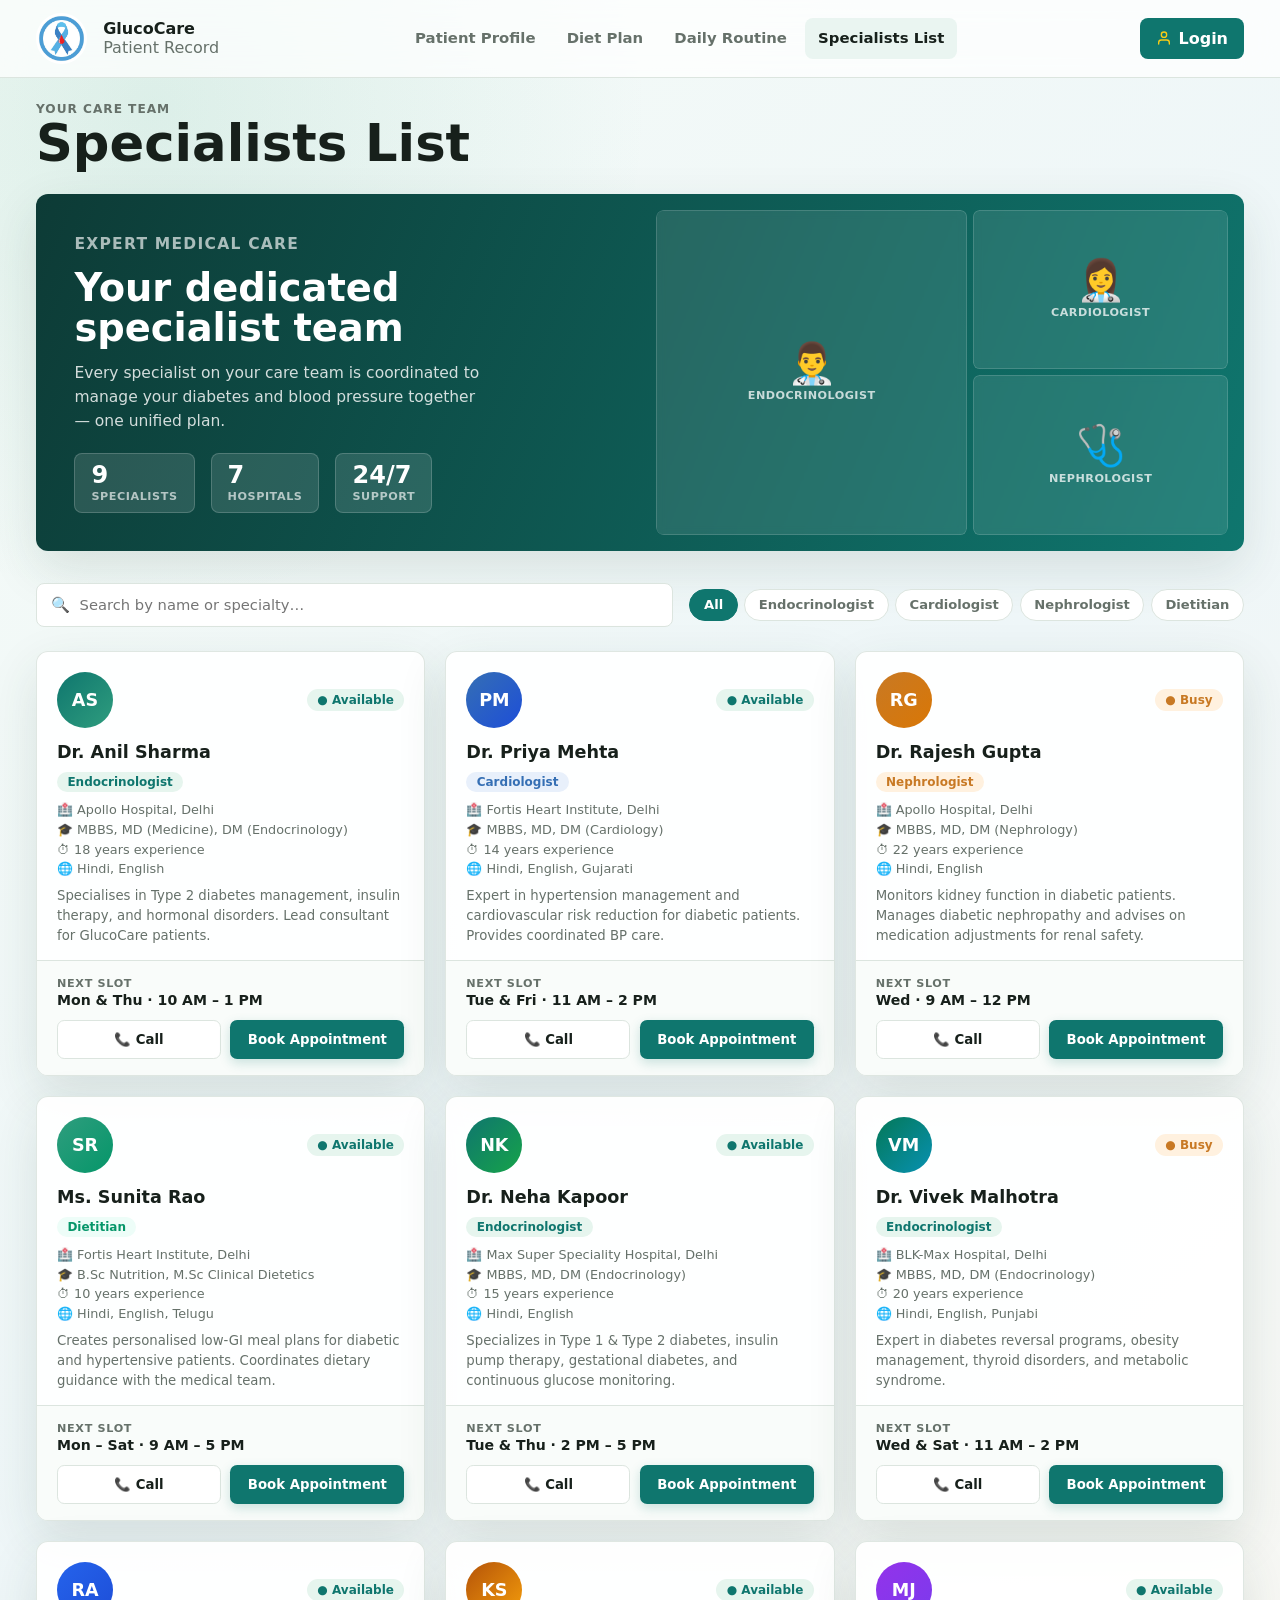
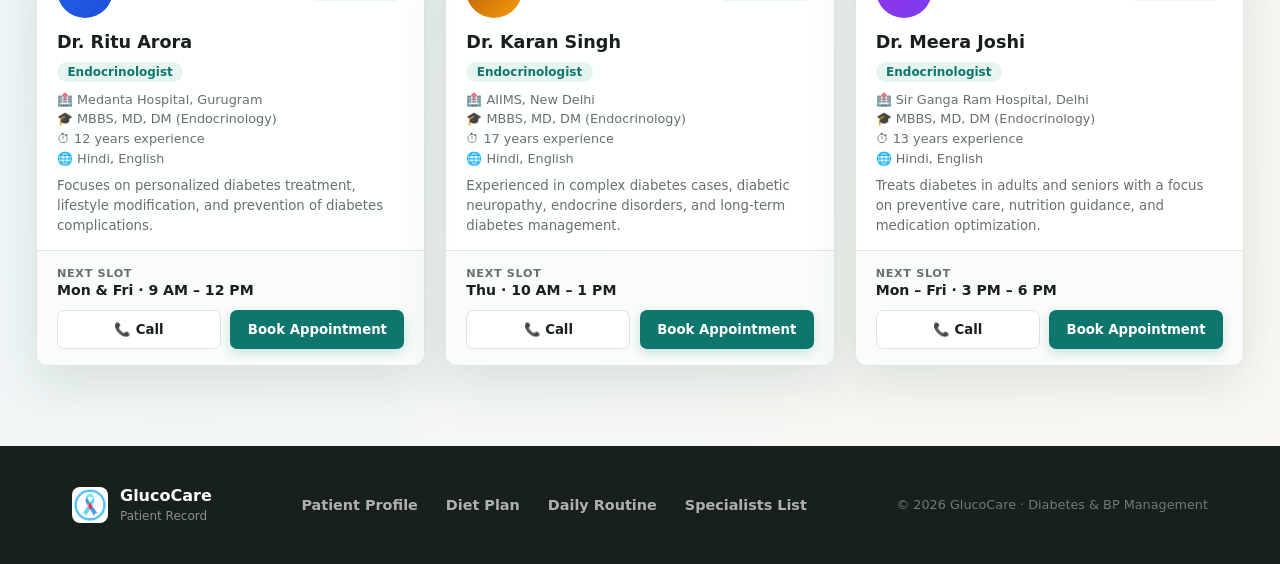
<file: specialists-list.html>
<!doctype html>
<html lang="en">

<head>
  <meta charset="utf-8" />
  <meta name="viewport" content="width=device-width, initial-scale=1" />
  <title>Specialists List – GlucoCare</title>
  <link rel="stylesheet" href="./styles.css" />
</head>

<body>
  <main class="shell">

    <!-- ── Header ── -->
    <header class="site-header">
      <a href="./index.html" class="brand">
        <img src="./new images/diabetes-logo.png" alt="GlucoCare logo" />
        <div>
          <strong>GlucoCare</strong>
          <span>Patient Record</span>
        </div>
      </a>
      <nav class="nav-list" id="navMenu">
        <a href="./patient-profile.html">Patient Profile</a>
        <a href="./diet-plan.html">Diet Plan</a>
        <a href="./daily-routine.html">Daily Routine</a>
        <a href="./specialists-list.html" class="active">Specialists List</a>
      </nav>
      <button class="header-action" type="button"><svg class="login-icon" viewBox="0 0 24 24" width="16" height="16"
          fill="none" stroke="currentColor" stroke-width="2" stroke-linecap="round" stroke-linejoin="round">
          <path d="M20 21v-2a4 4 0 0 0-4-4H8a4 4 0 0 0-4 4v2" />
          <circle cx="12" cy="7" r="4" />
        </svg> Login</button>
      <button class="menu-toggle" id="menuToggle" aria-expanded="false" aria-label="Open menu">☰</button>
    </header>

    <section class="content">

      <!-- Topbar -->
      <header class="topbar">
        <div>
          <p class="eyebrow">Your Care Team</p>
          <h1>Specialists List</h1>
        </div>
      </header>

      <!-- ── Banner ── -->
      <div class="sl-banner">
        <div class="sl-banner-copy">
          <p class="eyebrow">Expert Medical Care</p>
          <h2>Your dedicated<br>specialist team</h2>
          <p>Every specialist on your care team is coordinated to manage your diabetes and blood pressure together — one
            unified plan.</p>
          <div class="sl-banner-stats">

            <div class="sl-bstat"><strong>9</strong><span>Specialists</span></div>
            <div class="sl-bstat"><strong>7</strong><span>Hospitals</span></div>
            <div class="sl-bstat"><strong>24/7</strong><span>Support</span></div>
          </div>
        </div>
        <div class="sl-banner-imgs">
          <div class="sl-img-grid">
            <div class="sl-img-card sl-img-tall">
              <div class="sl-img-placeholder">
                <span class="sl-img-icon">👨‍⚕️</span>
                <span class="sl-img-label">Endocrinologist</span>
              </div>
            </div>
            <div class="sl-img-card">
              <div class="sl-img-placeholder">
                <span class="sl-img-icon">👩‍⚕️</span>
                <span class="sl-img-label">Cardiologist</span>
              </div>
            </div>
            <div class="sl-img-card">
              <div class="sl-img-placeholder">
                <span class="sl-img-icon">🩺</span>
                <span class="sl-img-label">Nephrologist</span>
              </div>
            </div>
          </div>
        </div>
      </div>

      <!-- ── Search & Filter ── -->
      <div class="sl-toolbar">
        <div class="sl-search-wrap">
          <span class="sl-search-icon">🔍</span>
          <input class="sl-search" id="slSearch" type="text" placeholder="Search by name or specialty…" />
        </div>
        <div class="sl-filters" id="slFilters">
          <button class="sl-filter active" data-filter="all">All</button>
          <button class="sl-filter" data-filter="Endocrinologist">Endocrinologist</button>
          <button class="sl-filter" data-filter="Cardiologist">Cardiologist</button>
          <button class="sl-filter" data-filter="Nephrologist">Nephrologist</button>
          <button class="sl-filter" data-filter="Dietitian">Dietitian</button>
        </div>
      </div>

      <!-- ── Specialists Grid ── -->
      <div class="sl-grid" id="slGrid">

        <!-- Dr. Anil Sharma -->
        <article class="sl-card" data-specialty="Endocrinologist">
          <div class="sl-card-top">
            <div class="sl-avatar" style="background: linear-gradient(135deg,#0f766e,#2f9d7e)">AS</div>
            <div class="sl-avail available">● Available</div>
          </div>
          <div class="sl-card-body">
            <h3>Dr. Anil Sharma</h3>
            <span class="sl-specialty-badge endo">Endocrinologist</span>
            <div class="sl-meta">
              <span>🏥 Apollo Hospital, Delhi</span>
              <span>🎓 MBBS, MD (Medicine), DM (Endocrinology)</span>
              <span>⏱ 18 years experience</span>
              <span>🌐 Hindi, English</span>
            </div>
            <p class="sl-about">Specialises in Type 2 diabetes management, insulin therapy, and hormonal disorders. Lead
              consultant for GlucoCare patients.</p>
          </div>
          <div class="sl-card-foot">
            <div class="sl-timing">
              <span class="sl-timing-label">Next slot</span>
              <strong>Mon & Thu · 10 AM – 1 PM</strong>
            </div>
            <div class="sl-actions">
              <a href="tel:+911141234567" class="sl-btn sl-btn-outline">📞 Call</a>
              <button class="sl-btn sl-btn-primary">Book Appointment</button>
            </div>
          </div>
        </article>

        <!-- Dr. Priya Mehta -->
        <article class="sl-card" data-specialty="Cardiologist">
          <div class="sl-card-top">
            <div class="sl-avatar" style="background: linear-gradient(135deg,#356fb4,#1d4ed8)">PM</div>
            <div class="sl-avail available">● Available</div>
          </div>
          <div class="sl-card-body">
            <h3>Dr. Priya Mehta</h3>
            <span class="sl-specialty-badge cardio">Cardiologist</span>
            <div class="sl-meta">
              <span>🏥 Fortis Heart Institute, Delhi</span>
              <span>🎓 MBBS, MD, DM (Cardiology)</span>
              <span>⏱ 14 years experience</span>
              <span>🌐 Hindi, English, Gujarati</span>
            </div>
            <p class="sl-about">Expert in hypertension management and cardiovascular risk reduction for diabetic
              patients. Provides coordinated BP care.</p>
          </div>
          <div class="sl-card-foot">
            <div class="sl-timing">
              <span class="sl-timing-label">Next slot</span>
              <strong>Tue & Fri · 11 AM – 2 PM</strong>
            </div>
            <div class="sl-actions">
              <a href="tel:+911141234568" class="sl-btn sl-btn-outline">📞 Call</a>
              <button class="sl-btn sl-btn-primary">Book Appointment</button>
            </div>
          </div>
        </article>

        <!-- Dr. Rajesh Gupta -->
        <article class="sl-card" data-specialty="Nephrologist">
          <div class="sl-card-top">
            <div class="sl-avatar" style="background: linear-gradient(135deg,#c87924,#d97706)">RG</div>
            <div class="sl-avail busy">● Busy</div>
          </div>
          <div class="sl-card-body">
            <h3>Dr. Rajesh Gupta</h3>
            <span class="sl-specialty-badge nephro">Nephrologist</span>
            <div class="sl-meta">
              <span>🏥 Apollo Hospital, Delhi</span>
              <span>🎓 MBBS, MD, DM (Nephrology)</span>
              <span>⏱ 22 years experience</span>
              <span>🌐 Hindi, English</span>
            </div>
            <p class="sl-about">Monitors kidney function in diabetic patients. Manages diabetic nephropathy and advises
              on medication adjustments for renal safety.</p>
          </div>
          <div class="sl-card-foot">
            <div class="sl-timing">
              <span class="sl-timing-label">Next slot</span>
              <strong>Wed · 9 AM – 12 PM</strong>
            </div>
            <div class="sl-actions">
              <a href="tel:+911141234569" class="sl-btn sl-btn-outline">📞 Call</a>
              <button class="sl-btn sl-btn-primary">Book Appointment</button>
            </div>
          </div>
        </article>

        <!-- Ms. Sunita Rao -->
        <article class="sl-card" data-specialty="Dietitian">
          <div class="sl-card-top">
            <div class="sl-avatar" style="background: linear-gradient(135deg,#2f9d7e,#059669)">SR</div>
            <div class="sl-avail available">● Available</div>
          </div>
          <div class="sl-card-body">
            <h3>Ms. Sunita Rao</h3>
            <span class="sl-specialty-badge diet">Dietitian</span>
            <div class="sl-meta">
              <span>🏥 Fortis Heart Institute, Delhi</span>
              <span>🎓 B.Sc Nutrition, M.Sc Clinical Dietetics</span>
              <span>⏱ 10 years experience</span>
              <span>🌐 Hindi, English, Telugu</span>
            </div>
            <p class="sl-about">Creates personalised low-GI meal plans for diabetic and hypertensive patients.
              Coordinates dietary guidance with the medical team.</p>
          </div>
          <div class="sl-card-foot">
            <div class="sl-timing">
              <span class="sl-timing-label">Next slot</span>
              <strong>Mon – Sat · 9 AM – 5 PM</strong>
            </div>
            <div class="sl-actions">
              <a href="tel:+911141234570" class="sl-btn sl-btn-outline">📞 Call</a>
              <button class="sl-btn sl-btn-primary">Book Appointment</button>
            </div>
          </div>
        </article>
        <!-- Dr. Neha Kapoor -->
        <article class="sl-card" data-specialty="Endocrinologist">
          <div class="sl-card-top">
            <div class="sl-avatar" style="background: linear-gradient(135deg,#0f766e,#16a34a)">NK</div>
            <div class="sl-avail available">● Available</div>
          </div>
          <div class="sl-card-body">
            <h3>Dr. Neha Kapoor</h3>
            <span class="sl-specialty-badge endo">Endocrinologist</span>
            <div class="sl-meta">
              <span>🏥 Max Super Speciality Hospital, Delhi</span>
              <span>🎓 MBBS, MD, DM (Endocrinology)</span>
              <span>⏱ 15 years experience</span>
              <span>🌐 Hindi, English</span>
            </div>
            <p class="sl-about">
              Specializes in Type 1 & Type 2 diabetes, insulin pump therapy,
              gestational diabetes, and continuous glucose monitoring.
            </p>
          </div>
          <div class="sl-card-foot">
            <div class="sl-timing">
              <span class="sl-timing-label">Next slot</span>
              <strong>Tue & Thu · 2 PM – 5 PM</strong>
            </div>
            <div class="sl-actions">
              <a href="tel:+911141234571" class="sl-btn sl-btn-outline">📞 Call</a>
              <button class="sl-btn sl-btn-primary">Book Appointment</button>
            </div>
          </div>
        </article>

        <!-- Dr. Vivek Malhotra -->
        <article class="sl-card" data-specialty="Endocrinologist">
          <div class="sl-card-top">
            <div class="sl-avatar" style="background: linear-gradient(135deg,#047857,#0891b2)">VM</div>
            <div class="sl-avail busy">● Busy</div>
          </div>
          <div class="sl-card-body">
            <h3>Dr. Vivek Malhotra</h3>
            <span class="sl-specialty-badge endo">Endocrinologist</span>
            <div class="sl-meta">
              <span>🏥 BLK-Max Hospital, Delhi</span>
              <span>🎓 MBBS, MD, DM (Endocrinology)</span>
              <span>⏱ 20 years experience</span>
              <span>🌐 Hindi, English, Punjabi</span>
            </div>
            <p class="sl-about">
              Expert in diabetes reversal programs, obesity management,
              thyroid disorders, and metabolic syndrome.
            </p>
          </div>
          <div class="sl-card-foot">
            <div class="sl-timing">
              <span class="sl-timing-label">Next slot</span>
              <strong>Wed & Sat · 11 AM – 2 PM</strong>
            </div>
            <div class="sl-actions">
              <a href="tel:+911141234572" class="sl-btn sl-btn-outline">📞 Call</a>
              <button class="sl-btn sl-btn-primary">Book Appointment</button>
            </div>
          </div>
        </article>

        <!-- Dr. Ritu Arora -->
        <article class="sl-card" data-specialty="Endocrinologist">
          <div class="sl-card-top">
            <div class="sl-avatar" style="background: linear-gradient(135deg,#2563eb,#1d4ed8)">RA</div>
            <div class="sl-avail available">● Available</div>
          </div>
          <div class="sl-card-body">
            <h3>Dr. Ritu Arora</h3>
            <span class="sl-specialty-badge endo">Endocrinologist</span>
            <div class="sl-meta">
              <span>🏥 Medanta Hospital, Gurugram</span>
              <span>🎓 MBBS, MD, DM (Endocrinology)</span>
              <span>⏱ 12 years experience</span>
              <span>🌐 Hindi, English</span>
            </div>
            <p class="sl-about">
              Focuses on personalized diabetes treatment, lifestyle
              modification, and prevention of diabetes complications.
            </p>
          </div>
          <div class="sl-card-foot">
            <div class="sl-timing">
              <span class="sl-timing-label">Next slot</span>
              <strong>Mon & Fri · 9 AM – 12 PM</strong>
            </div>
            <div class="sl-actions">
              <a href="tel:+911141234573" class="sl-btn sl-btn-outline">📞 Call</a>
              <button class="sl-btn sl-btn-primary">Book Appointment</button>
            </div>
          </div>
        </article>

        <!-- Dr. Karan Singh -->
        <article class="sl-card" data-specialty="Endocrinologist">
          <div class="sl-card-top">
            <div class="sl-avatar" style="background: linear-gradient(135deg,#b45309,#f59e0b)">KS</div>
            <div class="sl-avail available">● Available</div>
          </div>
          <div class="sl-card-body">
            <h3>Dr. Karan Singh</h3>
            <span class="sl-specialty-badge endo">Endocrinologist</span>
            <div class="sl-meta">
              <span>🏥 AIIMS, New Delhi</span>
              <span>🎓 MBBS, MD, DM (Endocrinology)</span>
              <span>⏱ 17 years experience</span>
              <span>🌐 Hindi, English</span>
            </div>
            <p class="sl-about">
              Experienced in complex diabetes cases, diabetic neuropathy,
              endocrine disorders, and long-term diabetes management.
            </p>
          </div>
          <div class="sl-card-foot">
            <div class="sl-timing">
              <span class="sl-timing-label">Next slot</span>
              <strong>Thu · 10 AM – 1 PM</strong>
            </div>
            <div class="sl-actions">
              <a href="tel:+911141234574" class="sl-btn sl-btn-outline">📞 Call</a>
              <button class="sl-btn sl-btn-primary">Book Appointment</button>
            </div>
          </div>
        </article>

        <!-- Dr. Meera Joshi -->
        <article class="sl-card" data-specialty="Endocrinologist">
          <div class="sl-card-top">
            <div class="sl-avatar" style="background: linear-gradient(135deg,#9333ea,#7c3aed)">MJ</div>
            <div class="sl-avail available">● Available</div>
          </div>
          <div class="sl-card-body">
            <h3>Dr. Meera Joshi</h3>
            <span class="sl-specialty-badge endo">Endocrinologist</span>
            <div class="sl-meta">
              <span>🏥 Sir Ganga Ram Hospital, Delhi</span>
              <span>🎓 MBBS, MD, DM (Endocrinology)</span>
              <span>⏱ 13 years experience</span>
              <span>🌐 Hindi, English</span>
            </div>
            <p class="sl-about">
              Treats diabetes in adults and seniors with a focus on
              preventive care, nutrition guidance, and medication optimization.
            </p>
          </div>
          <div class="sl-card-foot">
            <div class="sl-timing">
              <span class="sl-timing-label">Next slot</span>
              <strong>Mon – Fri · 3 PM – 6 PM</strong>
            </div>
            <div class="sl-actions">
              <a href="tel:+911141234575" class="sl-btn sl-btn-outline">📞 Call</a>
              <button class="sl-btn sl-btn-primary">Book Appointment</button>
            </div>
          </div>
        </article>

      </div><!-- /.sl-grid -->

      <!-- Empty state -->
      <div class="sl-empty" id="slEmpty" style="display:none">
        <span>🔍</span>
        <p>No specialists found for your search.</p>
      </div>

    </section>

    <!-- ── Footer ── -->
    <footer class="site-footer">
      <div class="footer-inner">
        <a href="./index.html" class="footer-brand">
          <img src="./new images/diabetes-logo.png" alt="GlucoCare logo" />
          <div>
            <strong>GlucoCare</strong>
            <span>Patient Record</span>
          </div>
        </a>
        <nav class="footer-nav">
          <a href="./patient-profile.html">Patient Profile</a>
          <a href="./diet-plan.html">Diet Plan</a>
          <a href="./daily-routine.html">Daily Routine</a>
          <a href="./specialists-list.html">Specialists List</a>
        </nav>
        <p class="footer-copy">© 2026 GlucoCare · Diabetes &amp; BP Management</p>
      </div>
    </footer>

  </main>
  <script src="./script.js"></script>
</body>

</html>
</file>
<file: styles.css>
:root {
  color-scheme: light;
  --ink: #17201b;
  --muted: #66716a;
  --line: #dce5df;
  --paper: #f7faf8;
  --panel: #ffffff;
  --mint: #2f9d7e;
  --teal: #0f766e;
  --blue: #356fb4;
  --amber: #c87924;
  --rose: #c94d5f;
  --shadow: 0 18px 50px rgba(35, 64, 52, 0.12);
}

* {
  box-sizing: border-box;
}

html,
body {
  overflow-x: hidden;
  max-width: 100%;
}

body {
  margin: 0;
  min-height: 100vh;
  color: var(--ink);
  background:
    radial-gradient(circle at 12% 5%, rgba(47, 157, 126, 0.12), transparent 31rem),
    linear-gradient(135deg, #f5fbf7 0%, #eef6f8 48%, #fbf8f2 100%);
  font-family:
    Inter, ui-sans-serif, system-ui, -apple-system, BlinkMacSystemFont, "Segoe UI", sans-serif;
}

button,
input,
textarea {
  font: inherit;
}

button {
  cursor: pointer;
}

.shell {
  display: grid;
  grid-template-rows: auto 1fr;
  min-height: 100vh;
}

.site-header {
  position: sticky;
  top: 0;
  z-index: 10;
  display: grid;
  grid-template-columns: auto minmax(0, 1fr) auto;
  align-items: center;
  gap: 1rem;
  padding: 0.8rem clamp(1rem, 3vw, 2.25rem);
  background: rgba(255, 255, 255, 0.72);
  border-bottom: 1px solid var(--line);
  backdrop-filter: blur(16px);
}

.brand,
.patient,
.section-title,
.summary-head,
.panel-heading,
.chart-head {
  display: flex;
  align-items: center;
  justify-content: space-between;
  gap: 1rem;
}

.brand {
  text-decoration: none;
  color: inherit;
  cursor: pointer;
}

.brand:hover {
  opacity: 0.9;
}

.brand img {
  display: block;
  flex: 0 0 auto;
  width: 3.2rem;
  height: 3.2rem;
  object-fit: contain;
  border-radius: 999px;
}

.avatar {
  display: grid;
  place-items: center;
  flex: 0 0 auto;
  width: 2.75rem;
  height: 2.75rem;
  border-radius: 0.75rem;
  color: #fff;
  background: linear-gradient(135deg, var(--teal), var(--blue));
  font-weight: 800;
}

.brand strong,
.patient strong {
  display: block;
  font-size: 1rem;
}

.brand span,
.patient span,
.care-card p,
.eyebrow,
small,
time {
  color: var(--muted);
}

/* ── Desktop nav ─────────────────────────────────────────────────── */
.nav-list {
  display: flex;
  align-items: center;
  justify-content: center;
  gap: 0.35rem;
  min-width: 0;
}

.nav-list a {
  display: flex;
  align-items: center;
  justify-content: center;
  min-height: 2.55rem;
  padding: 0.65rem 0.8rem;
  color: var(--muted);
  text-decoration: none;
  border-radius: 0.5rem;
  font-size: 0.93rem;
  font-weight: 700;
  white-space: nowrap;
}

.nav-list a.active,
.nav-list a:hover {
  color: var(--ink);
  background: #eaf5f1;
}

.header-action {
  display: inline-flex;
  align-items: center;
  gap: 0.4rem;
  min-height: 2.55rem;
  padding: 0 1rem;
  border: 0;
  border-radius: 0.5rem;
  color: #fff;
  background: var(--teal);
  font-weight: 900;
  white-space: nowrap;
}

.login-icon {
  color: #facc15;
  flex-shrink: 0;
}

/* ── Hamburger — hidden on desktop ───────────────────────────────── */
.menu-toggle {
  display: none;
  background: transparent;
  border: none;
  font-size: 1.75rem;
  line-height: 1;
  padding: 0.25rem 0.4rem;
  color: var(--ink);
  border-radius: 0.4rem;
  transition: background 0.15s;
}

.menu-toggle:hover {
  background: #eaf5f1;
}

/* ── Panels ──────────────────────────────────────────────────────── */
.care-card,
.entry-panel,
.summary-panel,
.timeline,
.insights {
  background: rgba(255, 255, 255, 0.88);
  border: 1px solid rgba(220, 229, 223, 0.9);
  border-radius: 0.5rem;
  box-shadow: var(--shadow);
}

.care-card {
  margin-top: auto;
  padding: 1rem;
}

.care-card h2,
.entry-panel h2,
.summary-panel h2,
.timeline h2,
.insights h2 {
  margin: 0;
}

.care-card button,
.section-title button {
  border: 1px solid var(--line);
  background: #fff;
  color: var(--teal);
  min-height: 2.35rem;
  padding: 0 0.9rem;
  border-radius: 0.45rem;
  font-weight: 800;
}

.content {
  padding: 1.5rem clamp(1rem, 3vw, 2.25rem) 2rem;
}

.topbar {
  display: flex;
  align-items: flex-start;
  justify-content: space-between;
  gap: 1rem;
  margin-bottom: 1.5rem;
}

.topbar h1 {
  margin: 0.1rem 0 0;
  max-width: 48rem;
  font-size: clamp(2rem, 4vw, 4.4rem);
  line-height: 1.02;
  letter-spacing: 0;
}

.eyebrow {
  margin: 0;
  font-size: 0.76rem;
  font-weight: 900;
  letter-spacing: 0.08em;
  text-transform: uppercase;
}

.patient {
  min-width: 14rem;
  padding: 0.55rem;
  background: rgba(255, 255, 255, 0.72);
  border: 1px solid var(--line);
  border-radius: 0.5rem;
}

.hero-grid {
  display: grid;
  grid-template-columns: minmax(20rem, 0.88fr) minmax(22rem, 1.12fr);
  gap: 1rem;
  align-items: stretch;
}

.hero-banner {
  position: relative;
  display: grid;
  grid-template-columns: minmax(18rem, 0.55fr) minmax(24rem, 1.45fr);
  align-items: center;
  height: 850px;
  min-height: 850px;
  margin-bottom: 1rem;
  overflow: hidden;
  background: linear-gradient(112deg, #123c3b 0%, #0f766e 42%, #e9f6f2 42%, #f7fbfa 100%);
  border: 1px solid rgba(220, 229, 223, 0.9);
  border-radius: 0.5rem;
  box-shadow: var(--shadow);
}

.hero-copy {
  position: relative;
  z-index: 2;
  padding: clamp(1rem, 2.4vw, 1.45rem);
  color: #fff;
}

.hero-copy .eyebrow {
  color: rgba(255, 255, 255, 0.78);
}

.hero-copy h2 {
  max-width: 24rem;
  margin: 0.25rem 0 0;
  font-size: clamp(1.45rem, 2.5vw, 2.45rem);
  line-height: 1.05;
  letter-spacing: 0;
}

.hero-copy p:not(.eyebrow) {
  max-width: 25rem;
  margin: 0.6rem 0 0;
  color: rgba(255, 255, 255, 0.84);
  font-size: 1rem;
  line-height: 1.55;
}

.hero-photos {
  position: relative;
  align-self: stretch;
  height: 100%;
  min-height: 0;
  padding: clamp(1rem, 2vw, 1.6rem);
}

.hero-photos img {
  display: block;
  border: 6px solid rgba(255, 255, 255, 0.9);
  box-shadow: 0 20px 46px rgba(21, 58, 52, 0.22);
}

.hero-photo-main {
  width: 100%;
  height: 100%;
  min-height: 0;
  object-fit: cover;
  object-position: center;
  border-radius: 0.5rem;
}

.hero-photo-small {
  position: absolute;
  right: clamp(1.5rem, 4vw, 3rem);
  bottom: clamp(1.5rem, 4vw, 3rem);
  width: min(42%, 25rem);
  aspect-ratio: 1.5;
  object-fit: cover;
  object-position: center;
  border-radius: 0.45rem;
  z-index: 3;
}

.entry-panel,
.summary-panel,
.timeline,
.insights {
  padding: 1.1rem;
}

.entry-panel {
  display: grid;
  gap: 1rem;
}

.status-dot {
  width: 0.8rem;
  height: 0.8rem;
  border-radius: 999px;
  background: var(--mint);
  box-shadow: 0 0 0 0.35rem rgba(47, 157, 126, 0.16);
}

label,
fieldset {
  display: grid;
  gap: 0.45rem;
  margin: 0;
  color: #445149;
  font-weight: 800;
}

fieldset {
  padding: 0;
  border: 0;
}

legend {
  padding: 0 0 0.45rem;
}

.input-wrap {
  display: flex;
  align-items: center;
  min-height: 3.2rem;
  overflow: hidden;
  background: #f8fbf9;
  border: 1px solid var(--line);
  border-radius: 0.5rem;
}

.input-wrap input {
  min-width: 0;
  width: 100%;
  padding: 0.8rem 0.85rem;
  border: 0;
  outline: 0;
  background: transparent;
  color: var(--ink);
  font-size: 1.3rem;
  font-weight: 900;
}

.input-wrap span {
  flex: 0 0 auto;
  padding-right: 0.85rem;
  color: var(--muted);
  font-size: 0.82rem;
}

.split {
  display: grid;
  grid-template-columns: 1fr 1fr;
  gap: 0.8rem;
}

.segmented {
  display: grid;
  grid-template-columns: repeat(3, 1fr);
  gap: 0.4rem;
  padding: 0.25rem;
  background: #eef5f1;
  border-radius: 0.5rem;
}

.segmented label {
  display: block;
}

.segmented input {
  position: absolute;
  opacity: 0;
  pointer-events: none;
}

.segmented span {
  display: grid;
  place-items: center;
  min-height: 2.25rem;
  padding: 0 0.4rem;
  color: var(--muted);
  border-radius: 0.38rem;
  font-size: 0.86rem;
  font-weight: 900;
  text-align: center;
}

.segmented input:checked+span {
  color: var(--teal);
  background: #fff;
  box-shadow: 0 8px 18px rgba(29, 83, 64, 0.1);
}

textarea {
  width: 100%;
  resize: vertical;
  min-height: 5rem;
  padding: 0.8rem;
  border: 1px solid var(--line);
  border-radius: 0.5rem;
  outline: 0;
  background: #f8fbf9;
  color: var(--ink);
}

.primary-action {
  min-height: 3.1rem;
  border: 0;
  border-radius: 0.5rem;
  background: var(--teal);
  color: #fff;
  font-weight: 900;
  box-shadow: 0 12px 22px rgba(15, 118, 110, 0.22);
}

.form-message {
  margin: -0.25rem 0 0;
  color: var(--muted);
  font-size: 0.9rem;
}

.summary-panel {
  position: relative;
  display: grid;
  gap: 1rem;
  overflow: hidden;
}

.badge {
  display: inline-flex;
  align-items: center;
  min-height: 2rem;
  padding: 0 0.7rem;
  border-radius: 999px;
  color: var(--teal);
  background: #e6f5ee;
  font-weight: 900;
}

.badge.warn {
  color: var(--amber);
  background: #fff1df;
}

.badge.alert {
  color: var(--rose);
  background: #fdecef;
}

.vitals {
  display: grid;
  grid-template-columns: 1fr 1fr;
  gap: 0.8rem;
}

.vitals article,
.chart-card {
  padding: 1rem;
  border: 1px solid var(--line);
  border-radius: 0.5rem;
  background: #f9fcfa;
}

.vitals span,
.chart-head span {
  display: block;
  color: var(--muted);
  font-weight: 800;
}

.vitals strong {
  display: inline-block;
  margin-top: 0.4rem;
  font-size: clamp(2rem, 4.4vw, 3.4rem);
  line-height: 1;
}

.chart {
  display: grid;
  grid-template-columns: repeat(7, 1fr);
  align-items: end;
  gap: 0.55rem;
  height: 9rem;
  margin-top: 1rem;
  padding-top: 1rem;
  border-top: 1px dashed #ccdbd3;
}

.chart span {
  display: block;
  min-height: 1.2rem;
  border-radius: 0.35rem 0.35rem 0.12rem 0.12rem;
  background: linear-gradient(180deg, #4f9bc9, #2f9d7e);
}

.chart span.today {
  background: linear-gradient(180deg, #d28a34, #2f9d7e);
}

.device-visual {
  position: absolute;
  right: 1rem;
  bottom: -1.8rem;
  display: flex;
  align-items: flex-end;
  gap: 0.75rem;
  opacity: 0.16;
  pointer-events: none;
}

.phone {
  width: 8.2rem;
  height: 13rem;
  padding: 1rem;
  border: 0.5rem solid #17201b;
  border-radius: 1.7rem;
  background: #fff;
}

.phone-top,
.mini-line,
.pulse,
.meter span {
  background: #17201b;
}

.phone-top {
  width: 2.4rem;
  height: 0.35rem;
  margin: 0 auto 1rem;
  border-radius: 999px;
}

.mini-row {
  display: flex;
  align-items: center;
  justify-content: space-between;
}

.mini-row span {
  width: 1.5rem;
  height: 1.5rem;
  border-radius: 999px;
  background: var(--mint);
}

.mini-row strong {
  font-size: 1.6rem;
}

.mini-line {
  height: 0.42rem;
  width: 72%;
  margin-top: 1rem;
  border-radius: 999px;
}

.mini-line.wide {
  width: 100%;
}

.pulse {
  height: 3.8rem;
  margin-top: 1rem;
  clip-path: polygon(0 60%, 18% 60%, 28% 30%, 42% 80%, 55% 18%, 68% 60%, 100% 60%, 100% 72%, 63% 72%, 56% 50%, 43% 96%, 27% 50%, 22% 72%, 0 72%);
}

.meter {
  width: 4.5rem;
  height: 7.5rem;
  border-radius: 1rem;
  border: 0.45rem solid #17201b;
  background: #fff;
  transform: rotate(-8deg);
}

.meter span {
  display: block;
  width: 1.3rem;
  height: 1.3rem;
  margin: 1.15rem auto;
  border-radius: 999px;
}

.lower-grid {
  display: grid;
  grid-template-columns: 1.25fr 0.75fr;
  gap: 1rem;
  margin-top: 1rem;
}

.records {
  display: grid;
  gap: 0.7rem;
  margin-top: 1rem;
}

.records article,
.insights article {
  display: grid;
  gap: 0.2rem;
  padding: 0.85rem;
  border: 1px solid var(--line);
  border-radius: 0.5rem;
  background: #fbfdfc;
}

.records strong {
  font-size: 1.05rem;
}

.records span {
  color: var(--teal);
  font-weight: 800;
}

.insights {
  display: grid;
  align-content: start;
  gap: 0.8rem;
}

.insights article {
  grid-template-columns: auto 1fr;
}

.insights p {
  margin: 0.25rem 0 0;
  color: var(--muted);
}

.note-mark {
  width: 0.7rem;
  height: 2.4rem;
  border-radius: 999px;
}

.note-mark.green {
  background: var(--mint);
}

.note-mark.amber {
  background: var(--amber);
}

/* ── Mobile & Tablet (≤ 991 px) ──────────────────────────────────── */
@media (max-width: 991px) {

  /* Show hamburger */
  .menu-toggle {
    display: flex;
    align-items: center;
    justify-content: center;
  }

  /* Flatten header to a single flex row */
  .site-header {
    display: flex;
    align-items: center;
    justify-content: space-between;
    gap: 0.75rem;
    position: relative;
  }

  /* Hide "Message Doctor" button to save space */
  .header-action {
    display: none;
  }

  /* Hide inline nav */
  .nav-list {
    display: none;
    flex-direction: column;
    position: absolute;
    top: 100%;
    left: 0;
    width: 100%;
    background: #fff;
    border-top: 1px solid var(--line);
    border-bottom: 1px solid var(--line);
    box-shadow: 0 12px 28px rgba(35, 64, 52, 0.12);
    z-index: 1000;
    padding: 0.5rem 0;
  }

  /* Reveal nav when active */
  .nav-list.active {
    display: flex;
  }

  .nav-list a {
    width: 100%;
    min-height: 3rem;
    padding: 0.75rem 1.5rem;
    font-size: 1rem;
    border-radius: 0;
    justify-content: flex-start;
    border-bottom: 1px solid var(--line);
  }

  .nav-list a:last-child {
    border-bottom: none;
  }

  .nav-list a:hover {
    background: #eaf5f1;
    color: var(--teal);
  }

  /* Stacked layouts */
  .hero-grid,
  .lower-grid {
    grid-template-columns: 1fr;
  }

  .hero-banner {
    grid-template-columns: 1fr;
    height: 720px;
    min-height: 720px;
    background: linear-gradient(180deg, #123c3b 0%, #0f766e 34%, #e9f6f2 34%, #f7fbfa 100%);
  }

  .hero-photos {
    min-height: 0;
    padding: 1rem;
  }

  .nav-list a {
    min-height: 2.5rem;
    padding: 0.55rem 0.7rem;
    font-size: 0.86rem;
  }
}

/* ── Small mobile (≤ 620 px) ─────────────────────────────────────── */
@media (max-width: 620px) {
  .hero-banner {
    height: 620px;
    min-height: 620px;
  }

  .hero-copy {
    padding: 0.85rem;
  }

  .hero-copy h2 {
    font-size: 1.35rem;
  }

  .hero-copy p:not(.eyebrow) {
    font-size: 0.9rem;
    line-height: 1.4;
  }

  .hero-photos {
    padding: 0.85rem;
  }

  .hero-photo-main {
    height: 100%;
  }

  .hero-photo-small {
    right: 1.4rem;
    bottom: 1.4rem;
    width: 52%;
  }

  .content {
    padding-inline: 0.8rem;
  }

  .topbar {
    display: grid;
  }

  .topbar h1 {
    font-size: 2.25rem;
  }

  .patient {
    width: 100%;
  }

  .split,
  .vitals,
  .segmented {
    grid-template-columns: 1fr;
  }

  .device-visual {
    display: none;
  }
}

/* ── Footer ──────────────────────────────────────────────────────── */
.site-footer {
  background: var(--ink);
  color: rgba(255, 255, 255, 0.6);
  margin-top: 3rem;
}

.footer-inner {
  max-width: 1200px;
  margin: 0 auto;
  padding: 2.5rem 2rem;
  display: flex;
  align-items: center;
  justify-content: space-between;
  gap: 2rem;
  flex-wrap: wrap;
}

.footer-brand {
  display: flex;
  align-items: center;
  gap: 0.75rem;
  text-decoration: none;
  color: #fff;
  transition: opacity 0.2s;
}

.footer-brand:hover {
  opacity: 0.8;
}

.footer-brand img {
  width: 36px;
  height: 36px;
  border-radius: 8px;
  object-fit: cover;
  filter: brightness(1.2);
}

.footer-brand strong {
  display: block;
  font-size: 1rem;
  color: #fff;
}

.footer-brand span {
  font-size: 0.75rem;
  color: rgba(255, 255, 255, 0.5);
}

.footer-nav {
  display: flex;
  gap: 1.75rem;
  flex-wrap: wrap;
}

.footer-nav a {
  font-size: 0.9rem;
  color: rgba(255, 255, 255, 0.65);
  text-decoration: none;
  font-weight: 600;
  transition: color 0.2s;
}

.footer-nav a:hover {
  color: #fff;
}

.footer-copy {
  font-size: 0.8rem;
  color: rgba(255, 255, 255, 0.4);
  margin: 0;
  white-space: nowrap;
}

@media (max-width: 768px) {
  .footer-inner {
    flex-direction: column;
    align-items: flex-start;
    gap: 1.5rem;
  }

  .footer-copy {
    white-space: normal;
  }
}

/* ── Multi-Patient Dashboard Styles ──────────────────────────────── */
.care-banner {
  position: relative;
  display: flex;
  align-items: center;
  justify-content: space-between;
  height: 220px;
  background: var(--teal);
  border-radius: 0.5rem;
  overflow: hidden;
  box-shadow: var(--shadow);
  margin-bottom: 2rem;
}

.care-banner-copy {
  padding: 2.5rem;
  color: #fff;
  flex: 1;
  max-width: 50%;
  z-index: 2;
}

.care-banner-copy .eyebrow {
  color: rgba(255, 255, 255, 0.7);
  margin-bottom: 0.5rem;
}

.care-banner-copy h2 {
  font-size: 2.5rem;
  margin: 0 0 0.5rem 0;
  line-height: 1.1;
}

.care-banner-copy p:not(.eyebrow) {
  margin: 0;
  font-size: 1.05rem;
  color: rgba(255, 255, 255, 0.9);
  line-height: 1.5;
}

.care-banner-img {
  position: absolute;
  right: 0;
  top: 0;
  height: 100%;
  width: 55%;
  object-fit: cover;
  clip-path: polygon(15% 0, 100% 0, 100% 100%, 0 100%);
}

.profiles-topbar {
  display: flex;
  align-items: flex-end;
  justify-content: space-between;
  margin-bottom: 2rem;
}

.profiles-topbar h1 {
  font-size: 2.2rem;
  margin: 0 0 0.2rem 0;
}

.profiles-topbar .subtitle {
  color: var(--muted);
  margin: 0 0 1rem 0;
}

.stats-row {
  display: flex;
  gap: 1rem;
}

.stat-pill {
  display: inline-flex;
  align-items: center;
  gap: 0.5rem;
  background: rgba(255, 255, 255, 0.8);
  border: 1px solid var(--line);
  padding: 0.4rem 1rem;
  border-radius: 999px;
  font-size: 0.85rem;
  font-weight: 600;
  color: var(--muted);
}

.stat-pill strong {
  color: var(--ink);
  font-weight: 900;
  font-size: 1rem;
}

.dot {
  width: 8px;
  height: 8px;
  border-radius: 50%;
}

.dot.blue {
  background: #3b82f6;
}

.dot.green {
  background: #22c55e;
}

.multi-profile-grid {
  display: grid;
  grid-template-columns: repeat(auto-fit, minmax(600px, 1fr));
  gap: 1.5rem;
}

.multi-profile-card {
  background: rgba(255, 255, 255, 0.88);
  border: 1px solid rgba(220, 229, 223, 0.9);
  border-radius: 0.75rem;
  box-shadow: var(--shadow);
  padding: 1.5rem;
  display: flex;
  flex-direction: column;
}

.card-header {
  display: flex;
  justify-content: space-between;
  align-items: flex-start;
  margin-bottom: 1.25rem;
}

.patient-identity {
  display: flex;
  align-items: center;
  gap: 1rem;
}

.patient-identity .avatar {
  width: 3.5rem;
  height: 3.5rem;
  font-size: 1.2rem;
}

.patient-identity .avatar.blue {
  background: linear-gradient(135deg, #3b82f6, #1d4ed8);
}

.patient-name strong {
  display: block;
  font-size: 1.3rem;
  margin-bottom: 0.4rem;
}

.badges-row {
  display: flex;
  gap: 0.5rem;
  flex-wrap: wrap;
}

.info-badge {
  display: inline-flex;
  align-items: center;
  padding: 0.2rem 0.6rem;
  background: #f1f5f9;
  color: #334155;
  border-radius: 999px;
  font-size: 0.75rem;
  font-weight: 700;
  border: 1px solid #e2e8f0;
}

.card-actions {
  display: flex;
  gap: 0.5rem;
}

.icon-btn {
  background: #fff;
  border: 1px solid var(--line);
  color: var(--muted);
  width: 2.2rem;
  height: 2.2rem;
  border-radius: 0.4rem;
  display: grid;
  place-items: center;
  font-size: 1.1rem;
  transition: all 0.2s;
}

.icon-btn:hover {
  background: #f8fafc;
  color: var(--ink);
}

.icon-btn.delete:hover {
  color: var(--rose);
  border-color: var(--rose);
  background: #fff1f2;
}

.patient-history {
  display: flex;
  align-items: flex-start;
  gap: 0.75rem;
  margin-bottom: 1.5rem;
}

.history-label {
  font-size: 0.75rem;
  font-weight: 800;
  color: var(--muted);
  letter-spacing: 0.05em;
  background: #f1f5f9;
  padding: 0.2rem 0.5rem;
  border-radius: 0.2rem;
}

.patient-history p {
  margin: 0;
  font-size: 0.95rem;
  color: var(--ink);
  font-weight: 600;
}

.records-section {
  border: 1px solid var(--line);
  border-radius: 0.5rem;
  background: #fff;
  overflow: hidden;
}

.records-header {
  display: flex;
  justify-content: space-between;
  align-items: center;
  padding: 0.75rem 1rem;
  border-bottom: 1px solid var(--line);
}

.records-header h3 {
  margin: 0;
  font-size: 0.9rem;
  color: var(--ink);
}

.records-header h3 span {
  color: var(--muted);
  font-weight: 400;
}

.small-action-btn {
  background: #2563eb;
  color: #fff;
  border: none;
  padding: 0.35rem 0.75rem;
  border-radius: 0.35rem;
  font-size: 0.75rem;
  font-weight: 700;
}

.records-table {
  width: 100%;
  border-collapse: collapse;
  text-align: center;
  font-size: 0.85rem;
}

.records-table th,
.records-table td {
  padding: 0.75rem 0.5rem;
}

.records-table thead tr:first-child th {
  color: #2563eb;
  font-size: 0.75rem;
  border-bottom: 1px dashed var(--line);
}

.records-table thead tr:first-child th:first-child {
  color: var(--muted);
  text-align: left;
  padding-left: 1rem;
}

.records-table thead .sub-headers th {
  font-size: 0.7rem;
  color: var(--muted);
  font-weight: 700;
  text-transform: uppercase;
  border-bottom: 1px solid var(--line);
}

.records-table thead .sub-headers th:first-child {
  text-align: left;
  padding-left: 1rem;
}

.records-table tbody tr {
  border-bottom: 1px dashed var(--line);
}

.records-table tbody tr:last-child {
  border-bottom: none;
}

.records-table tbody td:first-child {
  text-align: left;
  padding-left: 1rem;
  color: var(--muted);
  font-size: 0.8rem;
}

.records-table td.empty {
  color: #cbd5e1;
}

.records-table td.high {
  color: var(--rose);
  font-weight: 800;
}

.records-table td.warning {
  color: var(--amber);
  font-weight: 800;
}

.records-table td.high-bp {
  color: var(--rose);
  font-weight: 800;
}

.records-table td:not(.empty):not(:first-child) {
  font-weight: 700;
}

.empty-records {
  padding: 3rem 1rem;
  text-align: center;
  color: var(--muted);
  font-size: 0.9rem;
}

/* Diet Plan Styles */
.diet-banner {
  background: #2e7d32;
}

.diet-grid {
  display: grid;
  grid-template-columns: repeat(auto-fit, minmax(400px, 1fr));
  gap: 1.5rem;
}

.diet-card {
  background: rgba(255, 255, 255, 0.88);
  border: 1px solid rgba(220, 229, 223, 0.9);
  border-radius: 0.75rem;
  box-shadow: var(--shadow);
  display: flex;
  flex-direction: column;
  overflow: hidden;
}

.diet-card-header {
  display: flex;
  justify-content: space-between;
  align-items: center;
  padding: 1.25rem 1.5rem;
  background: #f8fafc;
  border-bottom: 1px solid var(--line);
}

.diet-card-header h3 {
  margin: 0;
  font-size: 1.2rem;
  color: var(--ink);
}

.macro-badge {
  background: #e0f2fe;
  color: #0369a1;
  padding: 0.25rem 0.75rem;
  border-radius: 999px;
  font-size: 0.8rem;
  font-weight: 700;
}

.diet-content {
  padding: 1.5rem;
  display: flex;
  flex-direction: column;
  gap: 1.5rem;
  flex: 1;
}

.food-section h4 {
  margin: 0 0 0.75rem 0;
  font-size: 0.95rem;
  color: var(--ink);
}

.food-list {
  margin: 0;
  padding: 0;
  list-style: none;
  display: flex;
  flex-direction: column;
  gap: 0.5rem;
}

.food-list li {
  font-size: 0.9rem;
  color: var(--muted);
  position: relative;
  padding-left: 1.25rem;
}

.food-section.recommended .food-list li::before {
  content: "•";
  color: #22c55e;
  position: absolute;
  left: 0;
  font-weight: 900;
}

.food-section.avoid .food-list li::before {
  content: "•";
  color: #ef4444;
  position: absolute;
  left: 0;
  font-weight: 900;
}

.diet-tip {
  padding: 1.25rem 1.5rem;
  background: #fffbeb;
  border-top: 1px solid #fde68a;
  color: #92400e;
  font-size: 0.85rem;
}

.diet-tip strong {
  font-weight: 800;
}

.meal-img {
  width: 100%;
  height: 200px;
  object-fit: cover;
  display: block;
  border-bottom: 1px solid var(--line);
  transition: transform 0.4s ease;
}

.diet-card:hover .meal-img {
  transform: scale(1.03);
}

@media (max-width: 1024px) {
  .multi-profile-grid {
    grid-template-columns: 1fr;
  }
}

@media (max-width: 768px) {
  .care-banner {
    flex-direction: column;
    height: auto;
  }

  .care-banner-copy {
    max-width: 100%;
  }

  .care-banner-img {
    position: relative;
    width: 100%;
    height: 150px;
    clip-path: none;
  }

  .profiles-topbar {
    flex-direction: column;
    align-items: flex-start;
    gap: 1rem;
  }
}


/* ═══════════════════════════════════════════════════════════════
   DAILY ROUTINE PAGE
   ═══════════════════════════════════════════════════════════════ */

/* ── Banner ── */
.routine-banner {
  display: grid;
  grid-template-columns: minmax(0, 1fr) minmax(0, 1fr);
  align-items: stretch;
  min-height: 340px;
  margin-bottom: 2rem;
  overflow: hidden;
  border-radius: 0.75rem;
  box-shadow: var(--shadow);
  background: linear-gradient(112deg, #0d3b36 0%, #0f766e 100%);
}

.banner-copy {
  position: relative;
  z-index: 2;
  width: 100%;
  max-width: 100%;
  padding: clamp(1.5rem, 3vw, 2.5rem);
  color: #fff;
  display: flex;
  flex-direction: column;
  justify-content: center;
  gap: 0.75rem;
}

.banner-copy .eyebrow {
  color: rgba(255, 255, 255, .65);
}

.banner-copy h2 {
  margin: 0;
  font-size: clamp(1.7rem, 3vw, 2.6rem);
  line-height: 1.05;
  letter-spacing: -0.01em;
  color: #fff;
}

.banner-copy p {
  margin: 0;
  color: rgba(255, 255, 255, .82);
  font-size: 1rem;
  line-height: 1.55;
  max-width: 28rem;
}

.banner-stats {
  display: flex;
  gap: 1.25rem;
  flex-wrap: wrap;
  margin-top: 0.5rem;
}

.bstat {
  display: flex;
  flex-direction: column;
  background: rgba(255, 255, 255, .12);
  border: 1px solid rgba(255, 255, 255, .18);
  border-radius: 0.5rem;
  padding: 0.6rem 1rem;
  min-width: 6rem;
}

.bstat strong {
  font-size: 1.5rem;
  font-weight: 900;
  color: #fff;
  line-height: 1;
}

.bstat span {
  font-size: 0.72rem;
  color: rgba(255, 255, 255, .65);
  font-weight: 700;
  letter-spacing: 0.05em;
  text-transform: uppercase;
  margin-top: 0.2rem;
}

.banner-photos {
  display: grid;
  grid-template-columns: 1fr 1fr 1fr;
  gap: 4px;
  height: 100%;
  min-height: 340px;
  overflow: hidden;
  background: #0d3b36;
}

.banner-photos img {
  width: 100%;
  height: 100%;
  object-fit: cover;
  object-position: center top;
  display: block;
}

.banner-photos img:nth-child(2) {
  object-position: center center;
}

.banner-photos img:nth-child(3) {
  object-position: center 20%;
}

/* ── Day progress bar ── */
.day-progress {
  display: flex;
  align-items: center;
  gap: 1rem;
  margin-bottom: 1.75rem;
  padding: 1rem 1.25rem;
  background: rgba(255, 255, 255, .88);
  border: 1px solid var(--line);
  border-radius: 0.6rem;
  box-shadow: var(--shadow);
}

.dp-label {
  font-size: 0.82rem;
  font-weight: 900;
  color: var(--muted);
  white-space: nowrap;
  text-transform: uppercase;
  letter-spacing: 0.06em;
}

.prog-track {
  flex: 1;
  height: 0.55rem;
  background: #e4eeea;
  border-radius: 999px;
  overflow: hidden;
}

.prog-fill {
  height: 100%;
  border-radius: 999px;
  background: linear-gradient(90deg, var(--teal), var(--mint));
  width: 0%;
  transition: width 1s ease;
}

.prog-pct {
  font-size: 0.9rem;
  font-weight: 900;
  color: var(--teal);
  white-space: nowrap;
}

/* ── Routine layout ── */
.routine-layout {
  display: grid;
  grid-template-columns: minmax(0, 1fr) 300px;
  gap: 1.5rem;
  align-items: start;
}

/* ── Timeline ── */
.timeline-wrap {
  background: rgba(255, 255, 255, .88);
  border: 1px solid rgba(220, 229, 223, .9);
  border-radius: 0.75rem;
  box-shadow: var(--shadow);
  padding: 1.5rem;
}

.timeline-wrap h2 {
  margin: 0 0 1.5rem;
  font-size: 1.35rem;
}

.tl-list {
  display: grid;
  gap: 0;
  position: relative;
}

.tl-list::before {
  content: '';
  position: absolute;
  left: 5.8rem;
  top: 1.35rem;
  bottom: 1.35rem;
  width: 2px;
  background: linear-gradient(180deg, var(--teal) 0%, #e4eeea 100%);
  z-index: 0;
}

.tl-item {
  display: grid;
  grid-template-columns: 5.6rem 2.9rem 1fr;
  gap: 0 0.9rem;
  align-items: start;
  padding: 0.75rem 0;
  position: relative;
}

.tl-time {
  text-align: right;
  font-size: 0.9rem;
  font-weight: 900;
  color: var(--muted);
  padding-top: 0.65rem;
  white-space: nowrap;
}

.tl-dot-wrap {
  display: flex;
  flex-direction: column;
  align-items: center;
  position: relative;
  z-index: 1;
}

.tl-dot {
  width: 2.7rem;
  height: 2.7rem;
  border-radius: 50%;
  display: grid;
  place-items: center;
  font-size: 1.35rem;
  flex-shrink: 0;
  border: 2.5px solid #fff;
  box-shadow: 0 0 0 2px var(--line);
  transition: transform 0.2s;
}

.tl-dot.done {
  background: var(--teal);
  box-shadow: 0 0 0 2px var(--teal);
}

.tl-dot.active {
  background: var(--mint);
  box-shadow: 0 0 0 3px rgba(47, 157, 126, .3);
}

.tl-dot.upcoming {
  background: #e8f4ef;
}

.tl-body {
  padding: 0.45rem 0 0.45rem 0.25rem;
}

.tl-body h3 {
  margin: 0 0 0.25rem;
  font-size: 1.15rem;
  color: var(--ink);
}

.tl-body p {
  margin: 0;
  font-size: 0.98rem;
  color: var(--muted);
  line-height: 1.5;
}

.tl-tags {
  display: flex;
  gap: 0.5rem;
  flex-wrap: wrap;
  margin-top: 0.55rem;
}

.tl-tag {
  display: inline-flex;
  align-items: center;
  padding: 0.25rem 0.7rem;
  border-radius: 999px;
  font-size: 0.84rem;
  font-weight: 800;
  letter-spacing: 0.02em;
}

.tl-tag.green {
  background: #e6f5ee;
  color: var(--teal);
}

.tl-tag.blue {
  background: #e8f0fb;
  color: var(--blue);
}

.tl-tag.amber {
  background: #fff1df;
  color: var(--amber);
}

.tl-tag.rose {
  background: #fdecef;
  color: var(--rose);
}

.done-item .tl-body h3 {
  color: var(--muted);
}

.done-item .tl-body h3::after {
  content: ' ✓';
  color: var(--teal);
  font-size: 1rem;
}

/* ── Sidebar ── */
.routine-sidebar {
  display: grid;
  gap: 1rem;
}

.side-card {
  background: rgba(255, 255, 255, .88);
  border: 1px solid rgba(220, 229, 223, .9);
  border-radius: 0.75rem;
  box-shadow: var(--shadow);
  padding: 1.25rem;
}

.side-card h3 {
  margin: 0 0 1.1rem;
  font-size: 1.15rem;
  color: var(--ink);
}

/* Hydration */
.water-grid {
  display: grid;
  grid-template-columns: repeat(8, 1fr);
  gap: 0.4rem;
  margin-bottom: 0.75rem;
}

.water-cup {
  display: flex;
  flex-direction: column;
  align-items: center;
  gap: 0.2rem;
  cursor: pointer;
}

.cup-icon {
  font-size: 1.6rem;
  line-height: 1;
  transition: transform 0.15s;
}

.water-cup:hover .cup-icon {
  transform: scale(1.2);
}

.water-cup.filled .cup-icon {
  filter: saturate(2);
}

.water-cup:not(.filled) .cup-icon {
  opacity: 0.28;
}

.water-label {
  font-size: 0.74rem;
  color: var(--muted);
  font-weight: 700;
}

.water-note {
  font-size: 0.92rem;
  color: var(--muted);
  margin: 0;
}

.water-note strong {
  color: var(--teal);
}

/* Medication */
.med-list {
  display: grid;
  gap: 0.65rem;
}

.med-item {
  display: flex;
  align-items: center;
  gap: 0.85rem;
  padding: 0.75rem 0.85rem;
  background: #f9fcfa;
  border: 1px solid var(--line);
  border-radius: 0.5rem;
}

.med-icon {
  font-size: 1.55rem;
  flex-shrink: 0;
}

.med-info {
  flex: 1;
  min-width: 0;
}

.med-info strong {
  display: block;
  font-size: 1.02rem;
  color: var(--ink);
}

.med-info span {
  font-size: 0.88rem;
  color: var(--muted);
}

.med-check {
  width: 1.6rem;
  height: 1.6rem;
  border-radius: 50%;
  border: 2px solid var(--line);
  background: #fff;
  cursor: pointer;
  display: grid;
  place-items: center;
  font-size: 0.88rem;
  color: transparent;
  transition: all 0.15s;
  flex-shrink: 0;
}

.med-check.taken {
  background: var(--teal);
  border-color: var(--teal);
  color: #fff;
}

/* Tips */
.tip-list {
  display: grid;
  gap: 0.65rem;
}

.tip-item {
  display: flex;
  gap: 0.7rem;
  align-items: flex-start;
  font-size: 0.95rem;
  color: var(--muted);
  line-height: 1.5;
}

.tip-icon {
  flex-shrink: 0;
  font-size: 1.25rem;
  margin-top: 0.05rem;
}

/* ── Responsive ── */

/* ── Tablet landscape (≤ 991px): stack images below content ── */
@media (max-width: 991px) {
  .routine-banner {
    grid-template-columns: 1fr;
    grid-template-rows: auto auto;
    min-height: unset;
  }

  .banner-copy {
    width: 100%;
    padding: 1.75rem 1.5rem;
  }

  .banner-photos {
    width: 100%;
    height: 260px;
    min-height: 260px;
    grid-template-columns: 1fr 1fr 1fr;
  }

  .routine-layout {
    grid-template-columns: 1fr;
  }

  .tl-list::before {
    left: 4.8rem;
  }
}

/* ── Tablet portrait (≤ 768px) ── */
@media (max-width: 768px) {
  .banner-copy {
    padding: 1.5rem 1.25rem;
  }

  .banner-copy h1 {
    font-size: 1.7rem;
  }

  .banner-photos {
    height: 220px;
    min-height: 220px;
  }

  .banner-stats {
    gap: 0.75rem;
  }

  .bstat {
    min-width: 5rem;
    padding: 0.5rem 0.75rem;
  }
}

/* ── Large mobile (≤ 620px) ── */
@media (max-width: 620px) {
  .banner-copy {
    padding: 1.25rem 1rem;
  }

  .banner-copy h1 {
    font-size: 1.5rem;
  }

  .banner-copy p {
    font-size: 0.88rem;
  }

  .banner-photos {
    height: 190px;
    min-height: 190px;
  }

  .tl-item {
    grid-template-columns: 4rem 2.2rem 1fr;
  }

  .tl-list::before {
    left: 4.5rem;
  }

  .water-grid {
    grid-template-columns: repeat(4, 1fr);
  }
}

/* ── Small mobile (≤ 480px) ── */
@media (max-width: 480px) {
  .banner-copy {
    padding: 1rem;
  }

  .banner-copy h1 {
    font-size: 1.3rem;
  }

  .banner-photos {
    height: 160px;
    min-height: 160px;
  }

  .bstat strong {
    font-size: 1.2rem;
  }

  .bstat {
    min-width: 4.5rem;
    padding: 0.45rem 0.65rem;
  }
}

/* ── Extra small (≤ 380px) ── */
@media (max-width: 380px) {
  .banner-copy h1 {
    font-size: 1.2rem;
  }

  .banner-photos {
    height: 140px;
    min-height: 140px;
  }

  .banner-stats {
    gap: 0.5rem;
  }

  .bstat {
    min-width: 4rem;
    padding: 0.4rem 0.5rem;
  }

  .bstat strong {
    font-size: 1.1rem;
  }
}

/* ── Minimum (≤ 320px) ── */
@media (max-width: 320px) {
  .banner-copy {
    padding: 0.85rem 0.75rem;
  }

  .banner-copy h1 {
    font-size: 1.1rem;
  }

  .banner-copy p {
    font-size: 0.82rem;
  }

  .banner-photos {
    height: 120px;
    min-height: 120px;
  }

  .bstat {
    min-width: 3.5rem;
    padding: 0.35rem 0.45rem;
  }

  .bstat strong {
    font-size: 1rem;
  }

  .bstat span {
    font-size: 0.65rem;
  }
}

/* ── Narrow mobile (≤ 400px) — scale timeline & sidebar back down ── */
@media (max-width: 400px) {
  .timeline-wrap h2 {
    font-size: 1.05rem;
  }

  .tl-item {
    grid-template-columns: 3.4rem 2rem 1fr;
    gap: 0 0.5rem;
    padding: 0.5rem 0;
  }

  .tl-time {
    font-size: 0.68rem;
    padding-top: 0.4rem;
  }

  .tl-dot {
    width: 1.9rem;
    height: 1.9rem;
    font-size: 0.9rem;
  }

  .tl-list::before {
    left: 3.9rem;
    top: 1rem;
    bottom: 1rem;
  }

  .tl-body {
    padding: 0.3rem 0 0.3rem 0.15rem;
  }

  .tl-body h3 {
    font-size: 0.88rem;
    margin: 0 0 0.15rem;
  }

  .tl-body p {
    font-size: 0.78rem;
    line-height: 1.4;
  }

  .tl-tags {
    gap: 0.3rem;
    margin-top: 0.35rem;
  }

  .tl-tag {
    font-size: 0.66rem;
    padding: 0.15rem 0.45rem;
  }

  .done-item .tl-body h3::after {
    font-size: 0.78rem;
  }

  /* Sidebar */
  .side-card h3 {
    font-size: 0.95rem;
    margin: 0 0 0.8rem;
  }

  .cup-icon {
    font-size: 1.15rem;
  }

  .water-label {
    font-size: 0.6rem;
  }

  .water-note {
    font-size: 0.76rem;
  }

  .med-item {
    gap: 0.6rem;
    padding: 0.55rem 0.65rem;
  }

  .med-icon {
    font-size: 1.1rem;
  }

  .med-info strong {
    font-size: 0.82rem;
  }

  .med-info span {
    font-size: 0.7rem;
  }

  .med-check {
    width: 1.25rem;
    height: 1.25rem;
    font-size: 0.68rem;
  }

  .tip-item {
    font-size: 0.78rem;
    gap: 0.5rem;
  }

  .tip-icon {
    font-size: 1rem;
  }
}


/* ═══════════════════════════════════════════════════════════════
   MODAL — Add Patient / Add Record
   ═══════════════════════════════════════════════════════════════ */

.modal-overlay {
  position: fixed;
  inset: 0;
  z-index: 9999;
  background: rgba(15, 30, 22, 0.55);
  backdrop-filter: blur(4px);
  display: flex;
  align-items: center;
  justify-content: center;
  padding: 1rem;
  opacity: 0;
  transition: opacity 0.25s ease;
}

.modal-overlay.open {
  opacity: 1;
}

.modal-box {
  background: #fff;
  border-radius: 1rem;
  box-shadow: 0 24px 60px rgba(15, 30, 22, 0.22);
  width: 100%;
  max-width: 540px;
  max-height: 90vh;
  overflow-y: auto;
  transform: translateY(16px);
  transition: transform 0.25s ease;
}

.modal-overlay.open .modal-box {
  transform: translateY(0);
}

.modal-head {
  display: flex;
  align-items: center;
  justify-content: space-between;
  padding: 1.25rem 1.5rem;
  border-bottom: 1px solid var(--line);
}

.modal-head h3 {
  margin: 0;
  font-size: 1.1rem;
  color: var(--ink);
}

.modal-close {
  background: transparent;
  border: none;
  font-size: 1.1rem;
  color: var(--muted);
  cursor: pointer;
  padding: 0.2rem 0.4rem;
  border-radius: 0.4rem;
  line-height: 1;
}

.modal-close:hover {
  background: #f1f5f2;
  color: var(--ink);
}

.modal-body {
  padding: 1.5rem;
}

.modal-grid {
  display: grid;
  grid-template-columns: 1fr 1fr;
  gap: 1rem;
}

.modal-label {
  display: flex;
  flex-direction: column;
  gap: 0.4rem;
  font-size: 0.85rem;
  font-weight: 800;
  color: #445149;
}

.modal-input {
  height: 2.75rem;
  padding: 0 0.85rem;
  border: 1px solid var(--line);
  border-radius: 0.5rem;
  background: #f8fbf9;
  color: var(--ink);
  font: inherit;
  font-size: 0.95rem;
  outline: none;
  transition: border-color 0.15s;
  width: 100%;
}

.modal-input:focus {
  border-color: var(--teal);
  background: #fff;
}

.modal-error {
  margin: 0.5rem 0 0;
  color: var(--rose);
  font-size: 0.82rem;
  font-weight: 700;
  min-height: 1.2rem;
}

.modal-foot {
  display: flex;
  align-items: center;
  justify-content: flex-end;
  gap: 0.75rem;
  padding: 1rem 1.5rem;
  border-top: 1px solid var(--line);
  background: #f9fcfa;
  border-radius: 0 0 1rem 1rem;
}

.modal-cancel {
  background: transparent;
  border: 1px solid var(--line);
  color: var(--muted);
  padding: 0 1.1rem;
  height: 2.6rem;
  border-radius: 0.5rem;
  font-weight: 800;
  cursor: pointer;
}

.modal-cancel:hover {
  background: #f1f5f2;
  color: var(--ink);
}

.modal-submit {
  min-height: 2.6rem;
  padding: 0 1.5rem;
  font-size: 0.95rem;
}

@media (max-width: 520px) {
  .modal-grid {
    grid-template-columns: 1fr;
  }

  .modal-box {
    border-radius: 0.75rem;
  }
}


/* ═══════════════════════════════════════════════════════════════
   SPECIALISTS LIST PAGE
   ═══════════════════════════════════════════════════════════════ */

/* ── Banner ── */
.sl-banner {
  display: grid;
  grid-template-columns: 1fr 1fr;
  align-items: stretch;
  min-height: 320px;
  margin-bottom: 2rem;
  border-radius: 0.75rem;
  overflow: hidden;
  box-shadow: var(--shadow);
  background: linear-gradient(112deg, #0d3b36 0%, #0f766e 100%);
}

.sl-banner-copy {
  padding: clamp(1.5rem, 3vw, 2.5rem);
  color: #fff;
  display: flex;
  flex-direction: column;
  justify-content: center;
  gap: 0.75rem;
}

.sl-banner-copy .eyebrow {
  color: rgba(255, 255, 255, .65);
}

.sl-banner-copy h2 {
  margin: 0;
  font-size: clamp(1.7rem, 3vw, 2.5rem);
  line-height: 1.05;
  color: #fff;
}

.sl-banner-copy p {
  margin: 0;
  color: rgba(255, 255, 255, .82);
  font-size: 0.97rem;
  line-height: 1.55;
  max-width: 26rem;
}

.sl-banner-stats {
  display: flex;
  gap: 1rem;
  flex-wrap: wrap;
  margin-top: 0.5rem;
}

.sl-bstat {
  display: flex;
  flex-direction: column;
  background: rgba(255, 255, 255, .12);
  border: 1px solid rgba(255, 255, 255, .18);
  border-radius: 0.5rem;
  padding: 0.55rem 1rem;
  min-width: 5.5rem;
}

.sl-bstat strong {
  font-size: 1.5rem;
  font-weight: 900;
  color: #fff;
  line-height: 1;
}

.sl-bstat span {
  font-size: 0.7rem;
  color: rgba(255, 255, 255, .65);
  font-weight: 700;
  letter-spacing: 0.05em;
  text-transform: uppercase;
  margin-top: 0.2rem;
}

/* Banner image grid */
.sl-banner-imgs {
  padding: 1rem;
  display: flex;
  align-items: stretch;
}

.sl-img-grid {
  display: grid;
  grid-template-columns: 1.1fr 0.9fr;
  grid-template-rows: 1fr 1fr;
  gap: 6px;
  width: 100%;
  border-radius: 0.5rem;
  overflow: hidden;
}

.sl-img-card {
  border-radius: 0.4rem;
  overflow: hidden;
}

.sl-img-tall {
  grid-row: 1 / 3;
}

.sl-img-placeholder {
  width: 100%;
  height: 100%;
  min-height: 110px;
  background: rgba(255, 255, 255, .1);
  border: 1px solid rgba(255, 255, 255, .15);
  border-radius: 0.4rem;
  display: flex;
  flex-direction: column;
  align-items: center;
  justify-content: center;
  gap: 0.4rem;
  backdrop-filter: blur(4px);
}

.sl-img-icon {
  font-size: 2.5rem;
  line-height: 1;
}

.sl-img-label {
  font-size: 0.7rem;
  font-weight: 800;
  color: rgba(255, 255, 255, .75);
  letter-spacing: 0.04em;
  text-transform: uppercase;
  text-align: center;
}

/* ── Toolbar ── */
.sl-toolbar {
  display: flex;
  align-items: center;
  gap: 1rem;
  margin-bottom: 1.5rem;
  flex-wrap: wrap;
}

.sl-search-wrap {
  display: flex;
  align-items: center;
  gap: 0.5rem;
  flex: 1;
  min-width: 200px;
  background: #fff;
  border: 1px solid var(--line);
  border-radius: 0.5rem;
  padding: 0 0.85rem;
  height: 2.75rem;
}

.sl-search-icon {
  font-size: 0.95rem;
  color: var(--muted);
}

.sl-search {
  flex: 1;
  border: none;
  outline: none;
  background: transparent;
  font: inherit;
  font-size: 0.92rem;
  color: var(--ink);
}

.sl-filters {
  display: flex;
  gap: 0.4rem;
  flex-wrap: wrap;
}

.sl-filter {
  padding: 0.45rem 0.85rem;
  border: 1px solid var(--line);
  border-radius: 999px;
  background: #fff;
  color: var(--muted);
  font: inherit;
  font-size: 0.82rem;
  font-weight: 800;
  cursor: pointer;
  transition: all 0.15s;
  white-space: nowrap;
}

.sl-filter:hover {
  border-color: var(--teal);
  color: var(--teal);
}

.sl-filter.active {
  background: var(--teal);
  border-color: var(--teal);
  color: #fff;
}

/* ── Cards grid ── */
.sl-grid {
  display: grid;
  grid-template-columns: repeat(auto-fill, minmax(300px, 1fr));
  gap: 1.25rem;
}

.sl-card {
  background: rgba(255, 255, 255, .92);
  border: 1px solid rgba(220, 229, 223, .9);
  border-radius: 0.75rem;
  box-shadow: var(--shadow);
  display: flex;
  flex-direction: column;
  overflow: hidden;
  transition: transform 0.2s, box-shadow 0.2s;
}

.sl-card:hover {
  transform: translateY(-3px);
  box-shadow: 0 24px 52px rgba(35, 64, 52, .16);
}

.sl-card-top {
  display: flex;
  align-items: center;
  justify-content: space-between;
  padding: 1.25rem 1.25rem 0;
}

.sl-avatar {
  width: 3.5rem;
  height: 3.5rem;
  border-radius: 50%;
  display: grid;
  place-items: center;
  font-size: 1.1rem;
  font-weight: 900;
  color: #fff;
  flex-shrink: 0;
}

.sl-avail {
  font-size: 0.75rem;
  font-weight: 800;
  padding: 0.25rem 0.65rem;
  border-radius: 999px;
}

.sl-avail.available {
  background: #e6f5ee;
  color: var(--teal);
}

.sl-avail.busy {
  background: #fff1df;
  color: var(--amber);
}

.sl-card-body {
  padding: 0.9rem 1.25rem;
  flex: 1;
  display: flex;
  flex-direction: column;
  gap: 0.6rem;
}

.sl-card-body h3 {
  margin: 0;
  font-size: 1.1rem;
  color: var(--ink);
}

/* Specialty badges */
.sl-specialty-badge {
  display: inline-flex;
  align-items: center;
  padding: 0.2rem 0.65rem;
  border-radius: 999px;
  font-size: 0.75rem;
  font-weight: 800;
  width: fit-content;
}

.sl-specialty-badge.endo {
  background: #e6f5ee;
  color: var(--teal);
}

.sl-specialty-badge.cardio {
  background: #e8f0fb;
  color: var(--blue);
}

.sl-specialty-badge.nephro {
  background: #fff1df;
  color: var(--amber);
}

.sl-specialty-badge.diet {
  background: #edfdf8;
  color: #059669;
}

.sl-meta {
  display: flex;
  flex-direction: column;
  gap: 0.3rem;
}

.sl-meta span {
  font-size: 0.8rem;
  color: var(--muted);
}

.sl-about {
  margin: 0;
  font-size: 0.83rem;
  color: var(--muted);
  line-height: 1.5;
}

/* Card footer */
.sl-card-foot {
  padding: 1rem 1.25rem;
  border-top: 1px solid var(--line);
  background: #f9fcfa;
  display: flex;
  flex-direction: column;
  gap: 0.75rem;
}

.sl-timing {
  display: flex;
  flex-direction: column;
  gap: 0.15rem;
}

.sl-timing-label {
  font-size: 0.7rem;
  font-weight: 900;
  text-transform: uppercase;
  letter-spacing: 0.06em;
  color: var(--muted);
}

.sl-timing strong {
  font-size: 0.88rem;
  color: var(--ink);
}

.sl-actions {
  display: flex;
  gap: 0.6rem;
}

.sl-btn {
  flex: 1;
  min-height: 2.4rem;
  border-radius: 0.45rem;
  font: inherit;
  font-size: 0.83rem;
  font-weight: 900;
  cursor: pointer;
  display: flex;
  align-items: center;
  justify-content: center;
  text-decoration: none;
  transition: all 0.15s;
}

.sl-btn-outline {
  background: #fff;
  border: 1px solid var(--line);
  color: var(--ink);
}

.sl-btn-outline:hover {
  border-color: var(--teal);
  color: var(--teal);
}

.sl-btn-primary {
  background: var(--teal);
  border: none;
  color: #fff;
  box-shadow: 0 4px 12px rgba(15, 118, 110, .2);
}

.sl-btn-primary:hover {
  background: #0d6660;
}

/* Empty state */
.sl-empty {
  text-align: center;
  padding: 4rem 1rem;
  color: var(--muted);
}

.sl-empty span {
  font-size: 2.5rem;
  display: block;
  margin-bottom: 0.75rem;
}

.sl-empty p {
  margin: 0;
  font-size: 1rem;
}

/* ── Responsive ── */
@media (max-width: 991px) {
  .sl-banner {
    grid-template-columns: 1fr;
  }

  .sl-banner-imgs {
    padding: 0 1rem 1rem;
  }

  .sl-img-grid {
    grid-template-rows: 140px;
    grid-template-columns: 1fr 1fr 1fr;
  }

  .sl-img-tall {
    grid-row: 1;
  }
}

@media (max-width: 620px) {
  .sl-toolbar {
    flex-direction: column;
    align-items: stretch;
  }

  .sl-search-wrap {
    min-width: unset;
  }

  .sl-grid {
    grid-template-columns: 1fr;
  }

  .sl-img-grid {
    grid-template-columns: 1fr 1fr;
    grid-template-rows: 100px;
  }

  .sl-img-card:last-child {
    display: none;
  }
}

@media (max-width: 380px) {
  .sl-banner-copy h2 {
    font-size: 1.4rem;
  }

  .sl-bstat {
    min-width: 4.5rem;
  }

  .sl-img-grid {
    grid-template-columns: 1fr;
  }

  .sl-img-card:not(:first-child) {
    display: none;
  }
}


/* ═══════════════════════════════════════════════════════════════
   PATIENT PROFILE — Month-grouped records (accordion)
   ═══════════════════════════════════════════════════════════════ */

.month-group {
  border-top: 1px solid var(--line);
}

.month-group:first-of-type {
  border-top: none;
}

.month-group-toggle {
  width: 100%;
  display: flex;
  align-items: center;
  gap: 0.75rem;
  padding: 0.85rem 1rem;
  background: #fff;
  border: none;
  cursor: pointer;
  text-align: left;
  font: inherit;
}

.month-group.current .month-group-toggle {
  background: #f4faf7;
}

.month-group-toggle:hover {
  background: #f6f9f7;
}

.month-group-title {
  flex: 1;
  font-size: 0.92rem;
  font-weight: 800;
  color: var(--ink);
}

.month-current-badge {
  display: inline-flex;
  align-items: center;
  padding: 0.1rem 0.5rem;
  margin-left: 0.4rem;
  border-radius: 999px;
  background: #e6f5ee;
  color: var(--teal);
  font-size: 0.68rem;
  font-weight: 900;
  letter-spacing: 0.03em;
  text-transform: uppercase;
  vertical-align: middle;
}

.month-group-count {
  font-size: 0.78rem;
  color: var(--muted);
  font-weight: 700;
  white-space: nowrap;
}

.month-group-chevron {
  font-size: 1rem;
  color: var(--muted);
  transition: transform 0.2s;
  line-height: 1;
}

.month-group-toggle.open .month-group-chevron {
  transform: rotate(180deg);
}

.month-group-body {
  max-height: 0;
  overflow: hidden;
  transition: max-height 0.25s ease;
}

.month-group-body.open {
  max-height: 2000px;
}

.month-group-body .records-table {
  margin: 0;
}

/* ═══════════════════════════════════════════════════════════════
   ROW ACTIONS — per-record edit / delete menu
   ═══════════════════════════════════════════════════════════════ */

/* Actions column */
.records-table th.row-actions-header,
.records-table td.row-actions-cell {
  width: 44px;
  min-width: 44px;
  padding: 0.5rem 0.25rem;
  text-align: center;
}

.records-table th.row-actions-header {
  font-size: 0.7rem;
  color: var(--muted);
}

/* Container keeps the popup anchored */
.row-actions-wrap {
  position: relative;
  display: inline-flex;
  align-items: center;
  justify-content: center;
}

/* Three-dot button */
.row-actions-btn {
  background: none;
  border: none;
  cursor: pointer;
  font-size: 1.15rem;
  color: #94a3b8;
  width: 30px;
  height: 30px;
  border-radius: 6px;
  display: inline-flex;
  align-items: center;
  justify-content: center;
  transition: background 0.2s, color 0.2s;
  line-height: 1;
  letter-spacing: 1px;
}
.row-actions-btn:hover {
  background: #f1f5f9;
  color: #475569;
}
.row-actions-btn.open {
  background: #e2e8f0;
  color: #334155;
}

/* Dropdown popup */
.row-actions-menu {
  position: fixed;
  z-index: 9999;
  min-width: 130px;
  background: #fff;
  border: 1px solid #e2e8f0;
  border-radius: 10px;
  box-shadow: 0 8px 24px rgba(0,0,0,.12);
  padding: 4px;
  opacity: 0;
  transform: scale(0.92) translateY(-4px);
  pointer-events: none;
  transition: opacity 0.18s, transform 0.18s;
}
.row-actions-menu.open {
  opacity: 1;
  transform: scale(1) translateY(0);
  pointer-events: auto;
}

.row-actions-menu button {
  display: flex;
  align-items: center;
  gap: 8px;
  width: 100%;
  padding: 8px 12px;
  border: none;
  border-radius: 7px;
  background: transparent;
  font-size: 0.82rem;
  color: #334155;
  cursor: pointer;
  transition: background 0.15s;
  white-space: nowrap;
}
.row-actions-menu button:hover {
  background: #f1f5f9;
}
.row-actions-menu button.row-delete-btn {
  color: #ef4444;
}
.row-actions-menu button.row-delete-btn:hover {
  background: #fef2f2;
}

/* ── Confirm delete overlay (inline) ────────── */
.row-confirm-overlay {
  position: fixed;
  inset: 0;
  background: rgba(15,23,42,.45);
  z-index: 900;
  display: flex;
  align-items: center;
  justify-content: center;
  animation: rcFadeIn .2s;
}
@keyframes rcFadeIn {
  from { opacity: 0; }
  to   { opacity: 1; }
}
.row-confirm-box {
  background: #fff;
  border-radius: 14px;
  padding: 1.5rem 1.75rem;
  max-width: 360px;
  width: 92%;
  box-shadow: 0 12px 40px rgba(0,0,0,.18);
  text-align: center;
}
.row-confirm-box p {
  font-size: 0.92rem;
  color: #334155;
  margin-bottom: 1.2rem;
  line-height: 1.5;
}
.row-confirm-box .confirm-actions {
  display: flex;
  gap: 10px;
  justify-content: center;
}
.row-confirm-box .confirm-actions button {
  padding: 8px 20px;
  border-radius: 8px;
  border: 1px solid #e2e8f0;
  font-size: 0.82rem;
  font-weight: 600;
  cursor: pointer;
  transition: background 0.15s, border-color 0.15s;
}
.row-confirm-box .confirm-cancel {
  background: #f8fafc;
  color: #475569;
}
.row-confirm-box .confirm-cancel:hover {
  background: #f1f5f9;
}
.row-confirm-box .confirm-delete {
  background: #ef4444;
  color: #fff;
  border-color: #ef4444;
}
.row-confirm-box .confirm-delete:hover {
  background: #dc2626;
  border-color: #dc2626;
}

/* ═══════════════════════════════════════════════════════════════
   LOGIN MODAL
   ═══════════════════════════════════════════════════════════════ */

.login-box {
  max-width: 560px;
}

.login-tabs {
  display: grid;
  grid-template-columns: 1fr 1fr;
  gap: 0.5rem;
  background: #f1f5f2;
  border-radius: 0.5rem;
  padding: 0.3rem;
}

.login-tab {
  border: none;
  background: transparent;
  padding: 0.6rem 0.5rem;
  border-radius: 0.4rem;
  font: inherit;
  font-size: 0.85rem;
  font-weight: 800;
  color: var(--muted);
  cursor: pointer;
  transition: all 0.15s;
}

.login-tab.active {
  background: #fff;
  color: var(--teal);
  box-shadow: 0 4px 10px rgba(15, 118, 110, .12);
}

.login-row {
  display: flex;
  align-items: center;
  justify-content: space-between;
  margin-top: 0.85rem;
  font-size: 0.83rem;
}

.login-remember {
  display: flex;
  align-items: center;
  gap: 0.4rem;
  color: var(--muted);
  font-weight: 700;
  cursor: pointer;
}

.login-remember input {
  accent-color: var(--teal);
  width: 1rem;
  height: 1rem;
}

.login-forgot {
  color: var(--teal);
  font-weight: 800;
  text-decoration: none;
}

.login-forgot:hover {
  text-decoration: underline;
}

.login-divider {
  display: flex;
  align-items: center;
  gap: 0.75rem;
  margin: 1.1rem 0 0.9rem;
  color: var(--muted);
  font-size: 0.78rem;
  font-weight: 700;
}

.login-divider::before,
.login-divider::after {
  content: '';
  flex: 1;
  height: 1px;
  background: var(--line);
}

.login-social {
  display: grid;
  grid-template-columns: 1fr 1fr;
  gap: 0.6rem;
}

.login-social-btn {
  height: 2.6rem;
  border: 1px solid var(--line);
  background: #fff;
  border-radius: 0.5rem;
  font: inherit;
  font-size: 0.85rem;
  font-weight: 800;
  color: var(--ink);
  cursor: pointer;
  transition: all 0.15s;
}

.login-social-btn:hover {
  background: #f8fafc;
  border-color: var(--muted);
}

.login-foot {
  display: flex;
  align-items: center;
  justify-content: space-between;
  gap: 0.75rem;
  flex-wrap: wrap;
}

.login-signup {
  font-size: 0.82rem;
  color: var(--muted);
}

.login-signup a {
  color: var(--teal);
  font-weight: 800;
  text-decoration: none;
}

.login-signup a:hover {
  text-decoration: underline;
}

@media (max-width: 480px) {
  .login-foot {
    flex-direction: column;
    align-items: stretch;
  }

  .login-foot .modal-submit {
    width: 100%;
  }
}
</file>
